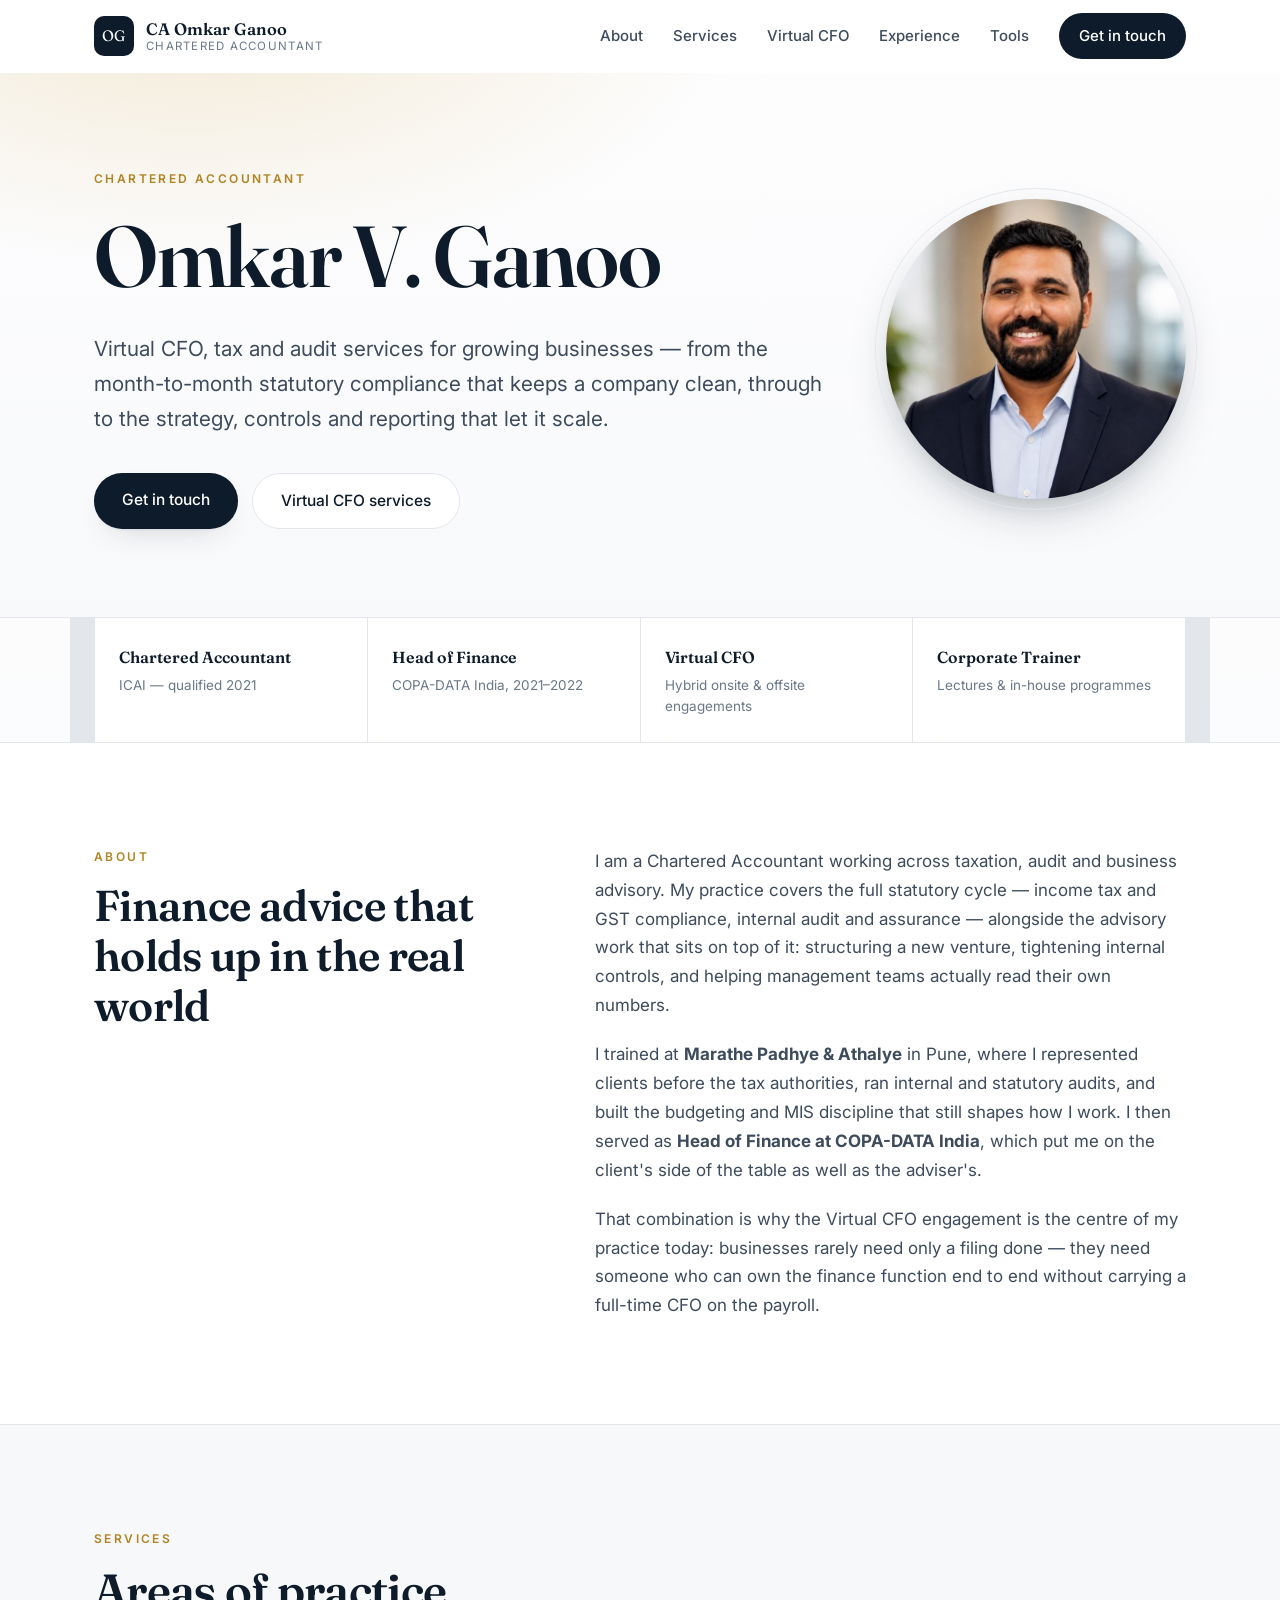
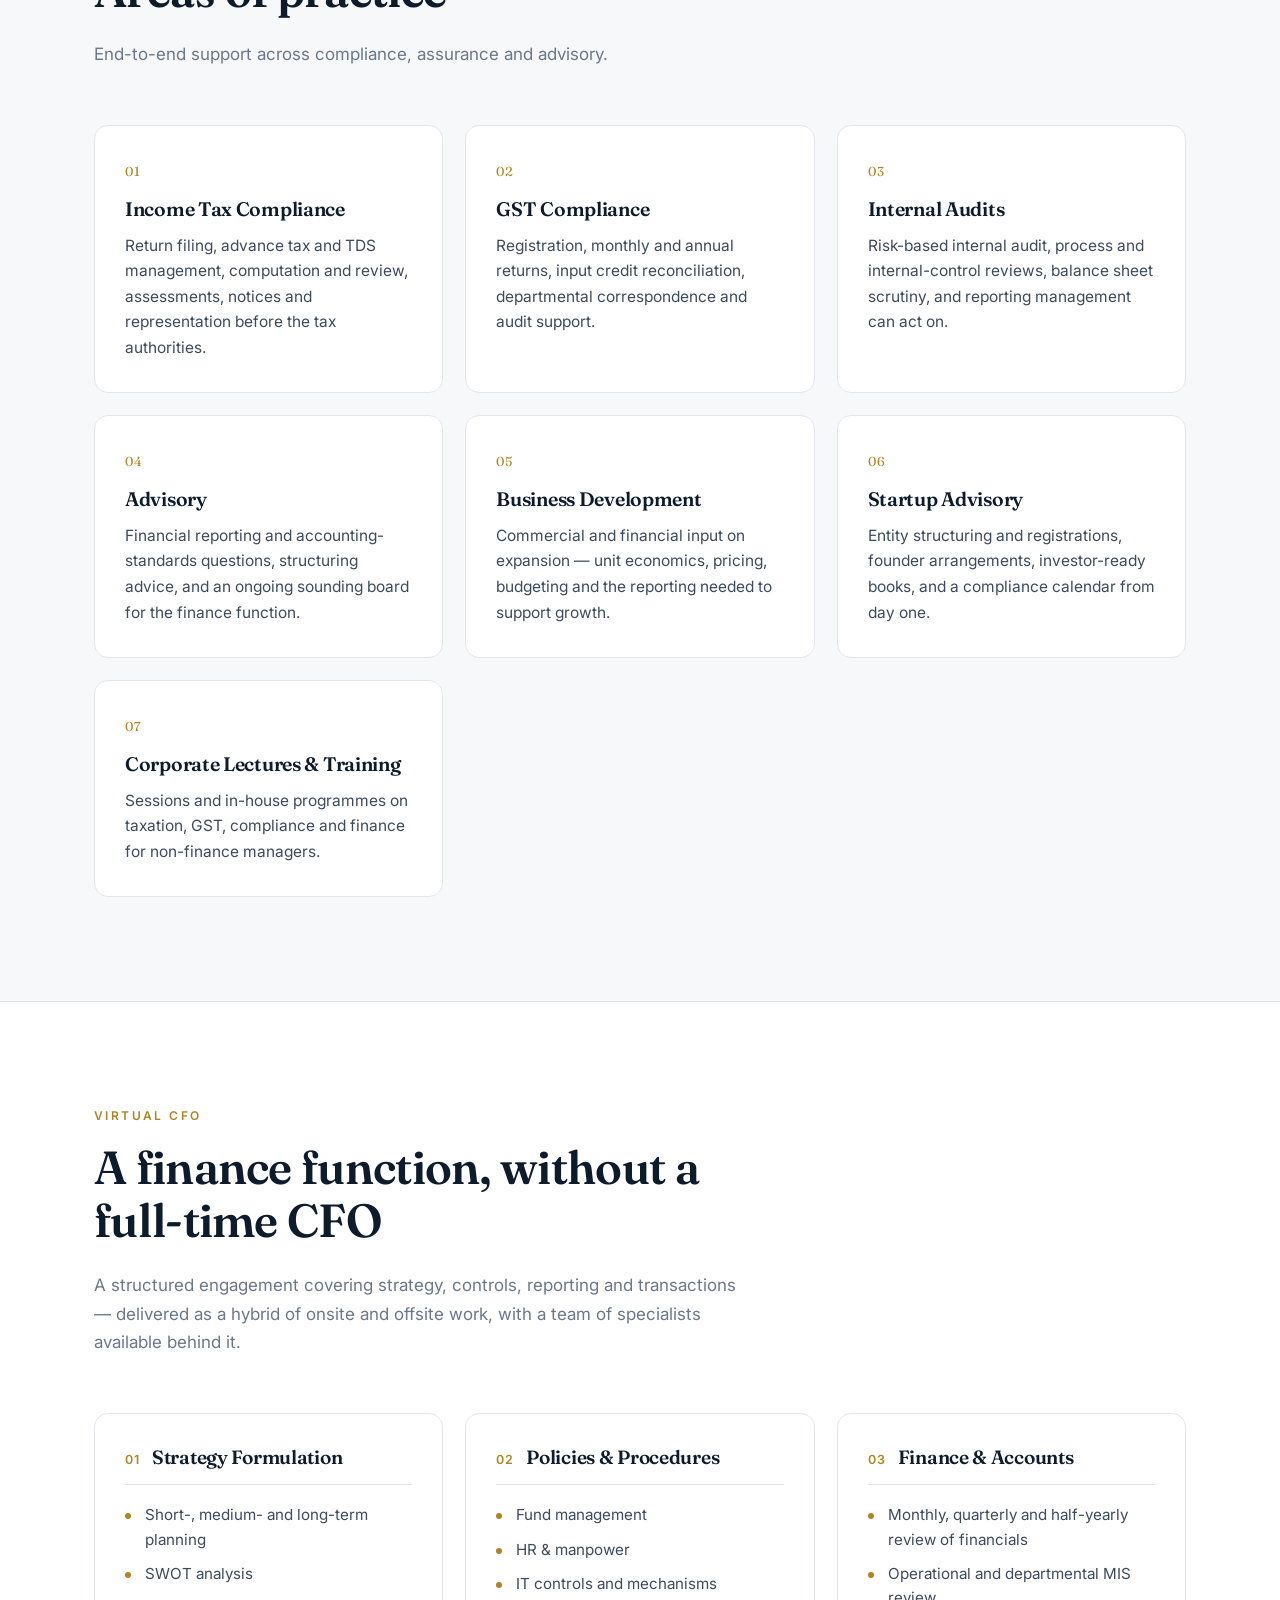
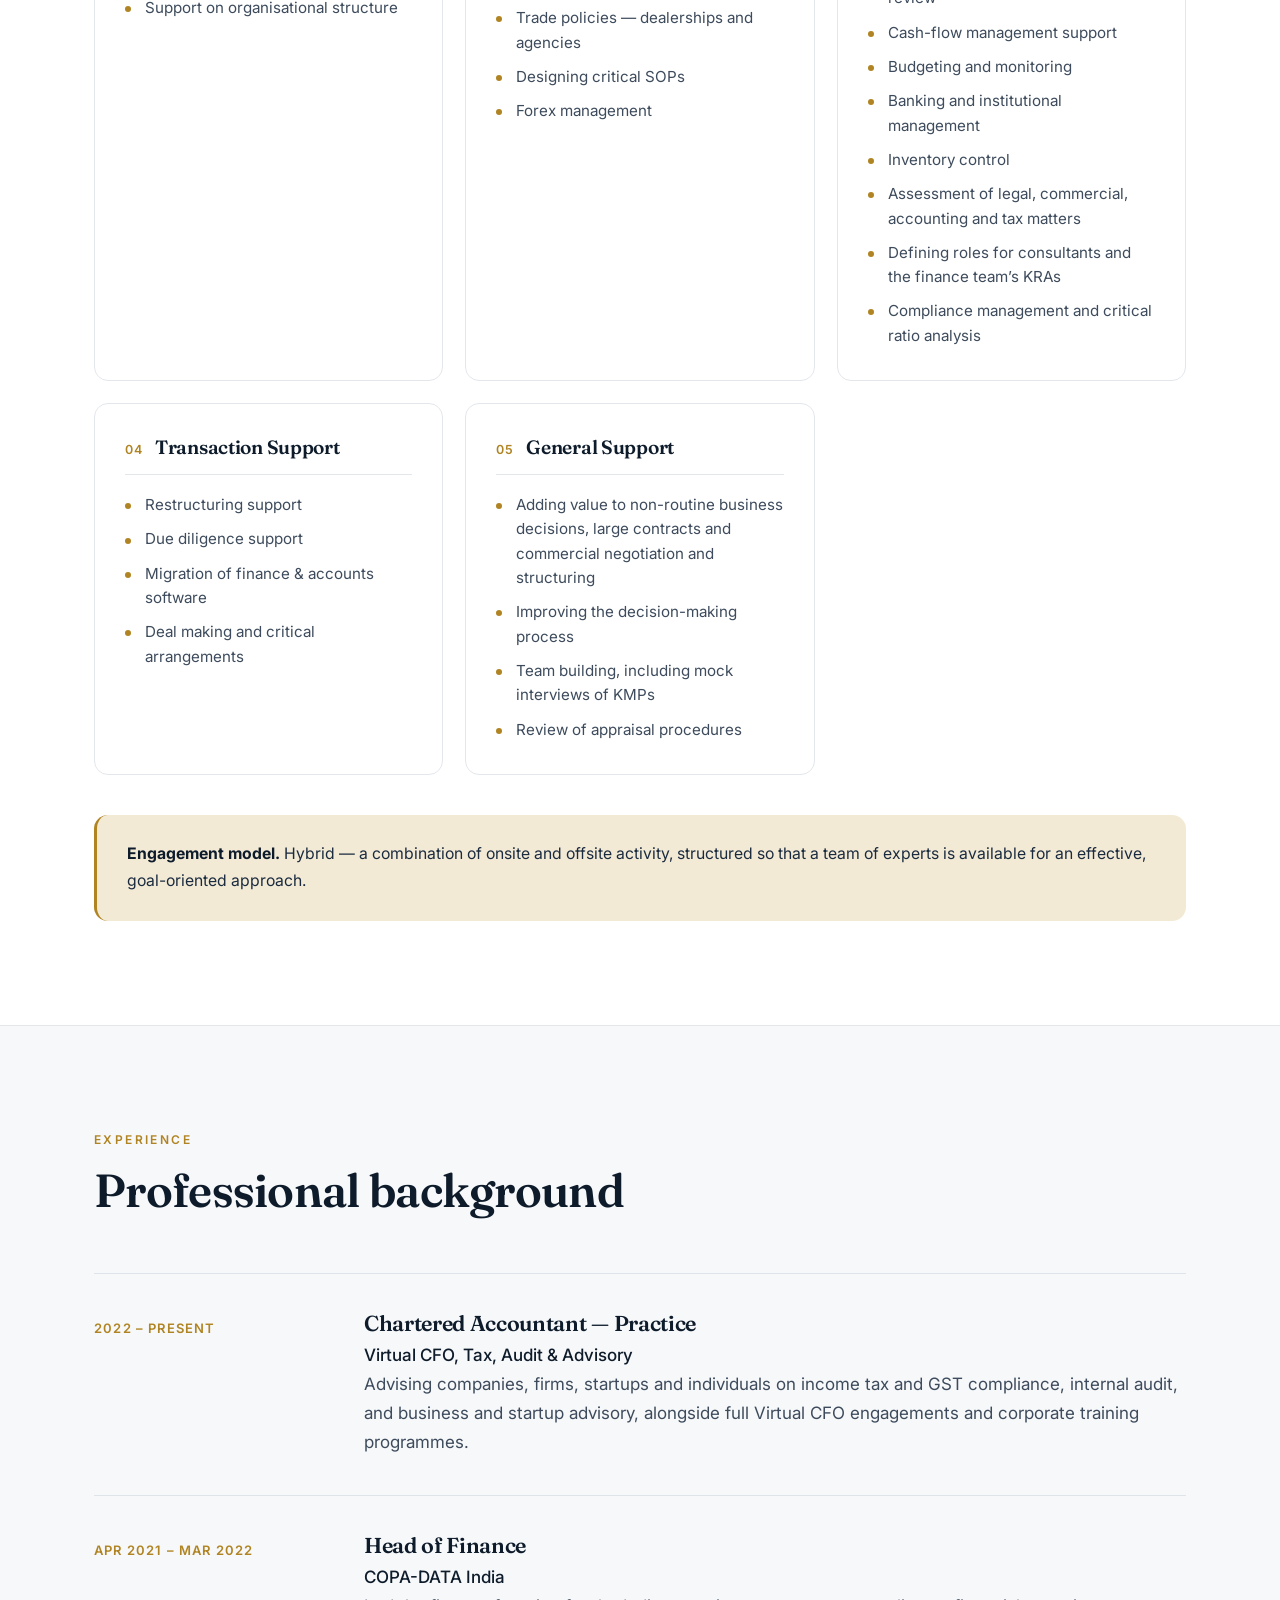
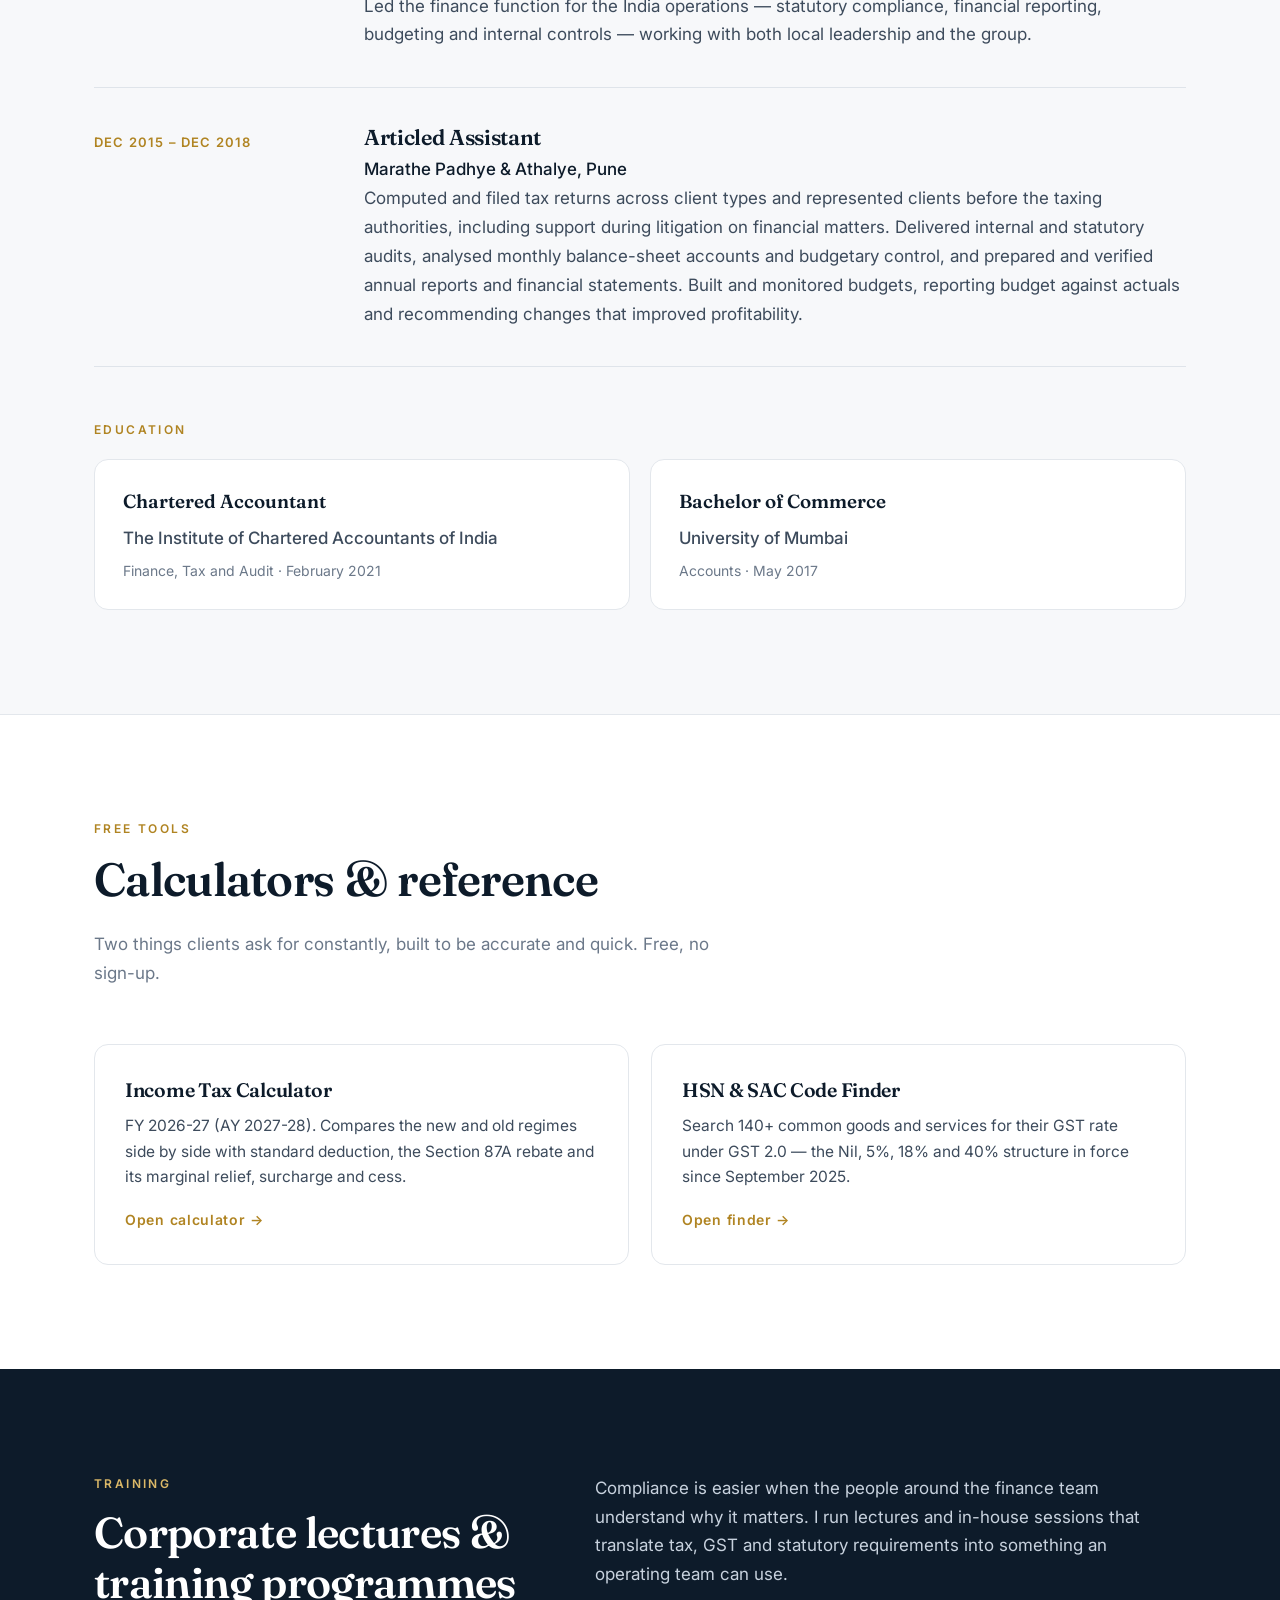
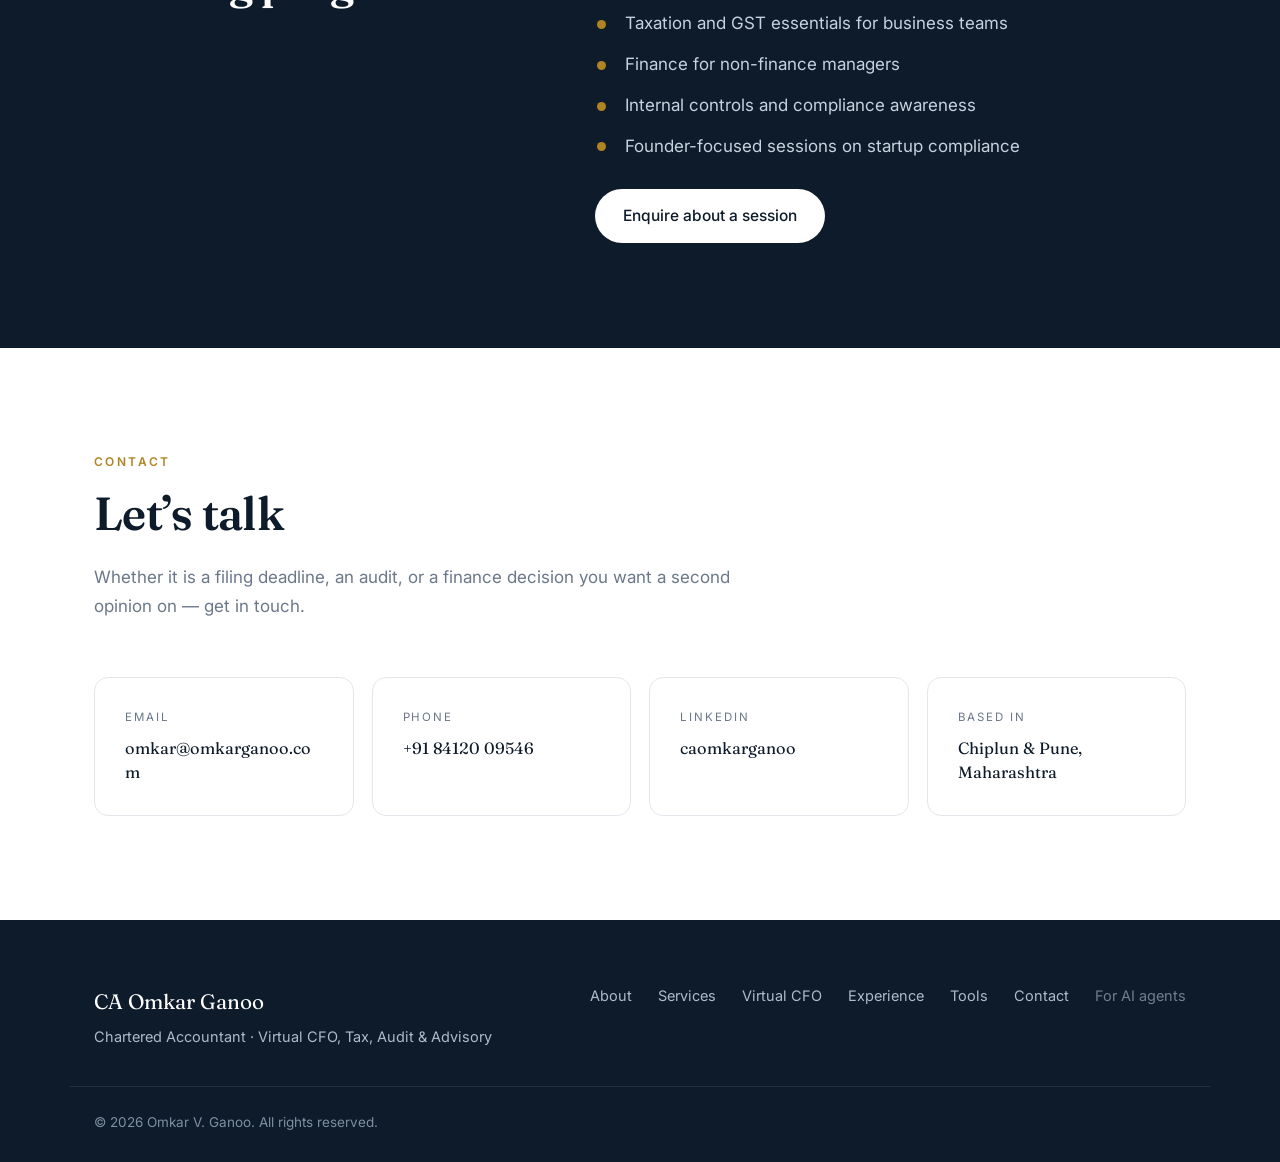
<file: index.html>
<!doctype html>
<html lang="en-IN">
<head>
<meta charset="utf-8" />
<meta name="viewport" content="width=device-width, initial-scale=1" />
<title>CA Omkar Ganoo — Chartered Accountant | Virtual CFO, Tax, Audit &amp; Advisory</title>
<meta name="description" content="Chartered Accountant offering Virtual CFO services, income tax and GST compliance, internal audit, and startup and business advisory across India." />
<meta name="author" content="CA Omkar Ganoo" />
<meta property="og:type" content="profile" />
<meta property="og:title" content="CA Omkar Ganoo — Chartered Accountant" />
<meta property="og:description" content="Virtual CFO services, income tax &amp; GST compliance, internal audit, startup and business advisory, corporate training." />
<meta property="og:image" content="https://omkar-ganoo-ca.vercel.app/assets/og.jpg" />
<meta property="og:image:width" content="1200" />
<meta property="og:image:height" content="630" />
<meta name="twitter:card" content="summary_large_image" />
<link rel="canonical" href="https://omkar-ganoo-ca.vercel.app/" />
<meta name="robots" content="index, follow, max-snippet:-1, max-image-preview:large" />
<meta name="theme-color" content="#0d1b2a" />
<meta name="geo.region" content="IN-MH" />
<meta name="geo.placename" content="Chiplun, Maharashtra" />
<meta property="og:url" content="https://omkar-ganoo-ca.vercel.app/" />
<meta property="og:site_name" content="CA Omkar Ganoo" />
<meta property="og:locale" content="en_IN" />
<link rel="icon" href="/assets/favicon.svg" type="image/svg+xml" />
<link rel="preload" as="image" href="/assets/omkar-ganoo.jpg" />
<link rel="preconnect" href="https://fonts.googleapis.com" />
<link rel="preconnect" href="https://fonts.gstatic.com" crossorigin />
<link href="https://fonts.googleapis.com/css2?family=Fraunces:opsz,wght@9..144,400;9..144,600&family=Inter:wght@400;500;600&display=swap" rel="stylesheet" />
<link rel="stylesheet" href="/styles.css" />
<script type="application/ld+json">
{
  "@context": "https://schema.org",
  "@graph": [
    {
      "@type": "Person",
      "@id": "https://omkar-ganoo-ca.vercel.app/#person",
      "name": "Omkar V. Ganoo",
      "alternateName": ["CA Omkar Ganoo", "Omkar Ganoo"],
      "givenName": "Omkar",
      "familyName": "Ganoo",
      "jobTitle": "Chartered Accountant",
      "description": "Chartered Accountant offering Virtual CFO services, income tax and GST compliance, internal audit, startup and business advisory, and corporate finance training.",
      "image": "https://omkar-ganoo-ca.vercel.app/assets/omkar-ganoo.jpg",
      "url": "https://omkar-ganoo-ca.vercel.app/",
      "email": "mailto:omkar@omkarganoo.com",
      "telephone": "+91-84120-09546",
      "sameAs": ["https://www.linkedin.com/in/caomkarganoo"],
      "hasCredential": {
        "@type": "EducationalOccupationalCredential",
        "credentialCategory": "Professional Certification",
        "name": "Chartered Accountant",
        "recognizedBy": { "@type": "Organization", "name": "The Institute of Chartered Accountants of India" }
      },
      "alumniOf": [
        { "@type": "EducationalOrganization", "name": "The Institute of Chartered Accountants of India" },
        { "@type": "CollegeOrUniversity", "name": "University of Mumbai" }
      ],
      "knowsAbout": [
        "Income Tax Compliance", "Goods and Services Tax", "Internal Audit",
        "Virtual CFO Services", "Startup Advisory", "Financial Reporting",
        "Budgeting and MIS", "Corporate Training", "Due Diligence", "Cash Flow Management"
      ],
      "knowsLanguage": ["en", "mr", "hi"],
      "address": {
        "@type": "PostalAddress",
        "addressLocality": "Chiplun",
        "addressRegion": "Maharashtra",
        "addressCountry": "IN"
      },
      "worksFor": { "@id": "https://omkar-ganoo-ca.vercel.app/#practice" }
    },
    {
      "@type": "ProfessionalService",
      "@id": "https://omkar-ganoo-ca.vercel.app/#practice",
      "name": "CA Omkar Ganoo",
      "description": "Chartered Accountancy practice: Virtual CFO, income tax and GST compliance, internal audit, business and startup advisory, and corporate training.",
      "url": "https://omkar-ganoo-ca.vercel.app/",
      "image": "https://omkar-ganoo-ca.vercel.app/assets/og.jpg",
      "email": "mailto:omkar@omkarganoo.com",
      "telephone": "+91-84120-09546",
      "priceRange": "$$",
      "founder": { "@id": "https://omkar-ganoo-ca.vercel.app/#person" },
      "areaServed": { "@type": "Country", "name": "India" },
      "address": {
        "@type": "PostalAddress",
        "addressLocality": "Chiplun",
        "addressRegion": "Maharashtra",
        "addressCountry": "IN"
      },
      "hasOfferCatalog": {
        "@type": "OfferCatalog",
        "name": "Areas of practice",
        "itemListElement": [
          { "@type": "Offer", "itemOffered": { "@type": "Service", "name": "Income Tax Compliance", "description": "Return filing, advance tax and TDS management, assessments, notices and representation before the tax authorities." } },
          { "@type": "Offer", "itemOffered": { "@type": "Service", "name": "GST Compliance", "description": "Registration, monthly and annual returns, input credit reconciliation, departmental correspondence and audit support." } },
          { "@type": "Offer", "itemOffered": { "@type": "Service", "name": "Internal Audits", "description": "Risk-based internal audit, process and internal-control reviews, and balance sheet scrutiny." } },
          { "@type": "Offer", "itemOffered": { "@type": "Service", "name": "Advisory", "description": "Financial reporting and accounting-standards questions, structuring advice, and ongoing support for the finance function." } },
          { "@type": "Offer", "itemOffered": { "@type": "Service", "name": "Business Development", "description": "Unit economics, pricing, budgeting and the reporting needed to support growth." } },
          { "@type": "Offer", "itemOffered": { "@type": "Service", "name": "Startup Advisory", "description": "Entity structuring and registrations, founder arrangements, investor-ready books and a compliance calendar." } },
          { "@type": "Offer", "itemOffered": { "@type": "Service", "name": "Virtual CFO", "description": "Strategy formulation, policies and procedures, finance and accounts oversight, transaction support and general management support, delivered as a hybrid onsite and offsite engagement." } },
          { "@type": "Offer", "itemOffered": { "@type": "Service", "name": "Corporate Lectures and Training", "description": "Lectures and in-house programmes on taxation, GST, compliance and finance for non-finance managers." } }
        ]
      }
    },
    {
      "@type": "WebSite",
      "@id": "https://omkar-ganoo-ca.vercel.app/#website",
      "url": "https://omkar-ganoo-ca.vercel.app/",
      "name": "CA Omkar Ganoo",
      "inLanguage": "en-IN",
      "publisher": { "@id": "https://omkar-ganoo-ca.vercel.app/#person" }
    }
  ]
}
</script>
</head>
<body>

<a class="skip" href="#main">Skip to content</a>

<header class="nav" id="nav">
  <div class="wrap nav-inner">
    <a class="brand" href="#top">
      <span class="brand-mark">OG</span>
      <span class="brand-text"><strong>CA Omkar Ganoo</strong><em>Chartered Accountant</em></span>
    </a>
    <nav class="nav-links" id="navLinks" aria-label="Primary">
      <a href="#about">About</a>
      <a href="#services">Services</a>
      <a href="#cfo">Virtual CFO</a>
      <a href="#experience">Experience</a>
      <a href="#tools">Tools</a>
      <a href="#contact" class="nav-cta">Get in touch</a>
    </nav>
    <button class="burger" id="burger" aria-label="Open menu" aria-expanded="false" aria-controls="navLinks">
      <span></span><span></span><span></span>
    </button>
  </div>
</header>

<main id="main">

  <section class="hero" id="top">
    <div class="wrap hero-inner">
      <div class="hero-text">
        <p class="eyebrow reveal">Chartered Accountant</p>
        <h1 class="reveal">Omkar V. Ganoo</h1>
        <p class="lede reveal">
          Virtual CFO, tax and audit services for growing businesses — from the
          month-to-month statutory compliance that keeps a company clean, through to
          the strategy, controls and reporting that let it scale.
        </p>
        <div class="hero-actions reveal">
          <a class="btn btn-primary" href="#contact">Get in touch</a>
          <a class="btn btn-ghost" href="#cfo">Virtual CFO services</a>
        </div>
      </div>
      <figure class="hero-portrait reveal">
        <img src="/assets/omkar-ganoo.jpg" width="400" height="400"
             alt="CA Omkar Ganoo, Chartered Accountant" />
      </figure>
    </div>
    <div class="credbar">
      <div class="wrap credbar-inner">
        <div class="cred"><strong>Chartered Accountant</strong><span>ICAI &mdash; qualified 2021</span></div>
        <div class="cred"><strong>Head of Finance</strong><span>COPA-DATA India, 2021&ndash;2022</span></div>
        <div class="cred"><strong>Virtual CFO</strong><span>Hybrid onsite &amp; offsite engagements</span></div>
        <div class="cred"><strong>Corporate Trainer</strong><span>Lectures &amp; in-house programmes</span></div>
      </div>
    </div>
  </section>

  <section class="section" id="about">
    <div class="wrap grid-2">
      <div class="reveal">
        <p class="kicker">About</p>
        <h2>Finance advice that holds up in the real world</h2>
      </div>
      <div class="prose reveal">
        <p>
          I am a Chartered Accountant working across taxation, audit and business
          advisory. My practice covers the full statutory cycle &mdash; income tax and
          GST compliance, internal audit and assurance &mdash; alongside the advisory
          work that sits on top of it: structuring a new venture, tightening internal
          controls, and helping management teams actually read their own numbers.
        </p>
        <p>
          I trained at <strong>Marathe Padhye &amp; Athalye</strong> in Pune, where I
          represented clients before the tax authorities, ran internal and statutory
          audits, and built the budgeting and MIS discipline that still shapes how I
          work. I then served as <strong>Head of Finance at COPA-DATA India</strong>,
          which put me on the client's side of the table as well as the adviser's.
        </p>
        <p>
          That combination is why the Virtual CFO engagement is the centre of my
          practice today: businesses rarely need only a filing done &mdash; they need
          someone who can own the finance function end to end without carrying a
          full-time CFO on the payroll.
        </p>
      </div>
    </div>
  </section>

  <section class="section section-alt" id="services">
    <div class="wrap">
      <div class="section-head reveal">
        <p class="kicker">Services</p>
        <h2>Areas of practice</h2>
        <p class="sub">End-to-end support across compliance, assurance and advisory.</p>
      </div>
      <div class="cards">

        <article class="card reveal">
          <span class="card-num">01</span>
          <h3>Income Tax Compliance</h3>
          <p>Return filing, advance tax and TDS management, computation and review,
             assessments, notices and representation before the tax authorities.</p>
        </article>

        <article class="card reveal">
          <span class="card-num">02</span>
          <h3>GST Compliance</h3>
          <p>Registration, monthly and annual returns, input credit reconciliation,
             departmental correspondence and audit support.</p>
        </article>

        <article class="card reveal">
          <span class="card-num">03</span>
          <h3>Internal Audits</h3>
          <p>Risk-based internal audit, process and internal-control reviews, balance
             sheet scrutiny, and reporting management can act on.</p>
        </article>

        <article class="card reveal">
          <span class="card-num">04</span>
          <h3>Advisory</h3>
          <p>Financial reporting and accounting-standards questions, structuring advice,
             and an ongoing sounding board for the finance function.</p>
        </article>

        <article class="card reveal">
          <span class="card-num">05</span>
          <h3>Business Development</h3>
          <p>Commercial and financial input on expansion &mdash; unit economics, pricing,
             budgeting and the reporting needed to support growth.</p>
        </article>

        <article class="card reveal">
          <span class="card-num">06</span>
          <h3>Startup Advisory</h3>
          <p>Entity structuring and registrations, founder arrangements, investor-ready
             books, and a compliance calendar from day one.</p>
        </article>

        <article class="card reveal">
          <span class="card-num">07</span>
          <h3>Corporate Lectures &amp; Training</h3>
          <p>Sessions and in-house programmes on taxation, GST, compliance and finance
             for non-finance managers.</p>
        </article>

      </div>
    </div>
  </section>

  <section class="section" id="cfo">
    <div class="wrap">
      <div class="section-head reveal">
        <p class="kicker">Virtual CFO</p>
        <h2>A finance function, without a full-time CFO</h2>
        <p class="sub">
          A structured engagement covering strategy, controls, reporting and
          transactions &mdash; delivered as a hybrid of onsite and offsite work, with a
          team of specialists available behind it.
        </p>
      </div>

      <div class="pillars">

        <article class="pillar reveal">
          <h3><span>01</span> Strategy Formulation</h3>
          <ul>
            <li>Short-, medium- and long-term planning</li>
            <li>SWOT analysis</li>
            <li>Support on organisational structure</li>
          </ul>
        </article>

        <article class="pillar reveal">
          <h3><span>02</span> Policies &amp; Procedures</h3>
          <ul>
            <li>Fund management</li>
            <li>HR &amp; manpower</li>
            <li>IT controls and mechanisms</li>
            <li>Trade policies &mdash; dealerships and agencies</li>
            <li>Designing critical SOPs</li>
            <li>Forex management</li>
          </ul>
        </article>

        <article class="pillar reveal">
          <h3><span>03</span> Finance &amp; Accounts</h3>
          <ul>
            <li>Monthly, quarterly and half-yearly review of financials</li>
            <li>Operational and departmental MIS review</li>
            <li>Cash-flow management support</li>
            <li>Budgeting and monitoring</li>
            <li>Banking and institutional management</li>
            <li>Inventory control</li>
            <li>Assessment of legal, commercial, accounting and tax matters</li>
            <li>Defining roles for consultants and the finance team&rsquo;s KRAs</li>
            <li>Compliance management and critical ratio analysis</li>
          </ul>
        </article>

        <article class="pillar reveal">
          <h3><span>04</span> Transaction Support</h3>
          <ul>
            <li>Restructuring support</li>
            <li>Due diligence support</li>
            <li>Migration of finance &amp; accounts software</li>
            <li>Deal making and critical arrangements</li>
          </ul>
        </article>

        <article class="pillar reveal">
          <h3><span>05</span> General Support</h3>
          <ul>
            <li>Adding value to non-routine business decisions, large contracts and
                commercial negotiation and structuring</li>
            <li>Improving the decision-making process</li>
            <li>Team building, including mock interviews of KMPs</li>
            <li>Review of appraisal procedures</li>
          </ul>
        </article>

      </div>

      <p class="note reveal">
        <strong>Engagement model.</strong> Hybrid &mdash; a combination of onsite and
        offsite activity, structured so that a team of experts is available for an
        effective, goal-oriented approach.
      </p>
    </div>
  </section>

  <section class="section section-alt" id="experience">
    <div class="wrap">
      <div class="section-head reveal">
        <p class="kicker">Experience</p>
        <h2>Professional background</h2>
      </div>
      <ol class="timeline">

        <li class="reveal">
          <div class="t-when">2022 &ndash; Present</div>
          <div class="t-what">
            <h3>Chartered Accountant &mdash; Practice</h3>
            <p class="t-org">Virtual CFO, Tax, Audit &amp; Advisory</p>
            <p>Advising companies, firms, startups and individuals on income tax and GST
               compliance, internal audit, and business and startup advisory, alongside
               full Virtual CFO engagements and corporate training programmes.</p>
          </div>
        </li>

        <li class="reveal">
          <div class="t-when">Apr 2021 &ndash; Mar 2022</div>
          <div class="t-what">
            <h3>Head of Finance</h3>
            <p class="t-org">COPA-DATA India</p>
            <p>Led the finance function for the India operations &mdash; statutory
               compliance, financial reporting, budgeting and internal controls &mdash;
               working with both local leadership and the group.</p>
          </div>
        </li>

        <li class="reveal">
          <div class="t-when">Dec 2015 &ndash; Dec 2018</div>
          <div class="t-what">
            <h3>Articled Assistant</h3>
            <p class="t-org">Marathe Padhye &amp; Athalye, Pune</p>
            <p>Computed and filed tax returns across client types and represented clients
               before the taxing authorities, including support during litigation on
               financial matters. Delivered internal and statutory audits, analysed
               monthly balance-sheet accounts and budgetary control, and prepared and
               verified annual reports and financial statements. Built and monitored
               budgets, reporting budget against actuals and recommending changes that
               improved profitability.</p>
          </div>
        </li>

      </ol>

      <div class="edu reveal">
        <h3 class="edu-head">Education</h3>
        <div class="edu-grid">
          <div class="edu-item">
            <p class="e-deg">Chartered Accountant</p>
            <p class="e-org">The Institute of Chartered Accountants of India</p>
            <p class="e-meta">Finance, Tax and Audit &middot; February 2021</p>
          </div>
          <div class="edu-item">
            <p class="e-deg">Bachelor of Commerce</p>
            <p class="e-org">University of Mumbai</p>
            <p class="e-meta">Accounts &middot; May 2017</p>
          </div>
        </div>
      </div>
    </div>
  </section>

  <section class="section" id="tools">
    <div class="wrap">
      <div class="section-head reveal">
        <p class="kicker">Free tools</p>
        <h2>Calculators &amp; reference</h2>
        <p class="sub">Two things clients ask for constantly, built to be accurate and
          quick. Free, no sign-up.</p>
      </div>
      <div class="cards">

        <a class="card tool-card reveal" href="/tools/income-tax-calculator">
          <h3>Income Tax Calculator</h3>
          <p>FY 2026-27 (AY 2027-28). Compares the new and old regimes side by side with
             standard deduction, the Section 87A rebate and its marginal relief, surcharge
             and cess.</p>
          <span class="card-go">Open calculator &rarr;</span>
        </a>

        <a class="card tool-card reveal" href="/tools/hsn-finder">
          <h3>HSN &amp; SAC Code Finder</h3>
          <p>Search 140+ common goods and services for their GST rate under GST 2.0 — the
             Nil, 5%, 18% and 40% structure in force since September 2025.</p>
          <span class="card-go">Open finder &rarr;</span>
        </a>

      </div>
    </div>
  </section>

  <section class="section section-dark" id="speaking">
    <div class="wrap grid-2">
      <div class="reveal">
        <p class="kicker">Training</p>
        <h2>Corporate lectures &amp; training programmes</h2>
      </div>
      <div class="prose reveal">
        <p>
          Compliance is easier when the people around the finance team understand why it
          matters. I run lectures and in-house sessions that translate tax, GST and
          statutory requirements into something an operating team can use.
        </p>
        <ul class="ticks">
          <li>Taxation and GST essentials for business teams</li>
          <li>Finance for non-finance managers</li>
          <li>Internal controls and compliance awareness</li>
          <li>Founder-focused sessions on startup compliance</li>
        </ul>
        <p><a class="btn btn-light" href="#contact">Enquire about a session</a></p>
      </div>
    </div>
  </section>

  <section class="section" id="contact">
    <div class="wrap">
      <div class="section-head reveal">
        <p class="kicker">Contact</p>
        <h2>Let&rsquo;s talk</h2>
        <p class="sub">Whether it is a filing deadline, an audit, or a finance decision you
          want a second opinion on &mdash; get in touch.</p>
      </div>
      <div class="contact-grid reveal">

        <a class="contact-card" href="mailto:omkar@omkarganoo.com">
          <span class="c-label">Email</span>
          <span class="c-value">omkar@omkarganoo.com</span>
        </a>

        <a class="contact-card" href="tel:+918412009546">
          <span class="c-label">Phone</span>
          <span class="c-value">+91 84120 09546</span>
        </a>

        <a class="contact-card" href="https://www.linkedin.com/in/caomkarganoo"
           target="_blank" rel="noopener noreferrer">
          <span class="c-label">LinkedIn</span>
          <span class="c-value">caomkarganoo</span>
        </a>

        <div class="contact-card">
          <span class="c-label">Based in</span>
          <span class="c-value">Chiplun &amp; Pune, Maharashtra</span>
        </div>

      </div>
    </div>
  </section>

</main>

<footer class="footer">
  <div class="wrap footer-inner">
    <div>
      <p class="f-name">CA Omkar Ganoo</p>
      <p class="f-role">Chartered Accountant &middot; Virtual CFO, Tax, Audit &amp; Advisory</p>
    </div>
    <nav class="f-links" aria-label="Footer">
      <a href="#about">About</a>
      <a href="#services">Services</a>
      <a href="#cfo">Virtual CFO</a>
      <a href="#experience">Experience</a>
      <a href="#tools">Tools</a>
      <a href="#contact">Contact</a>
      <a href="/llms.txt" class="f-agent">For AI agents</a>
    </nav>
  </div>
  <div class="wrap footer-base">
    <p>&copy; <span id="year"></span> Omkar V. Ganoo. All rights reserved.</p>
  </div>
</footer>

<script src="/script.js"></script>
</body>
</html>
</file>
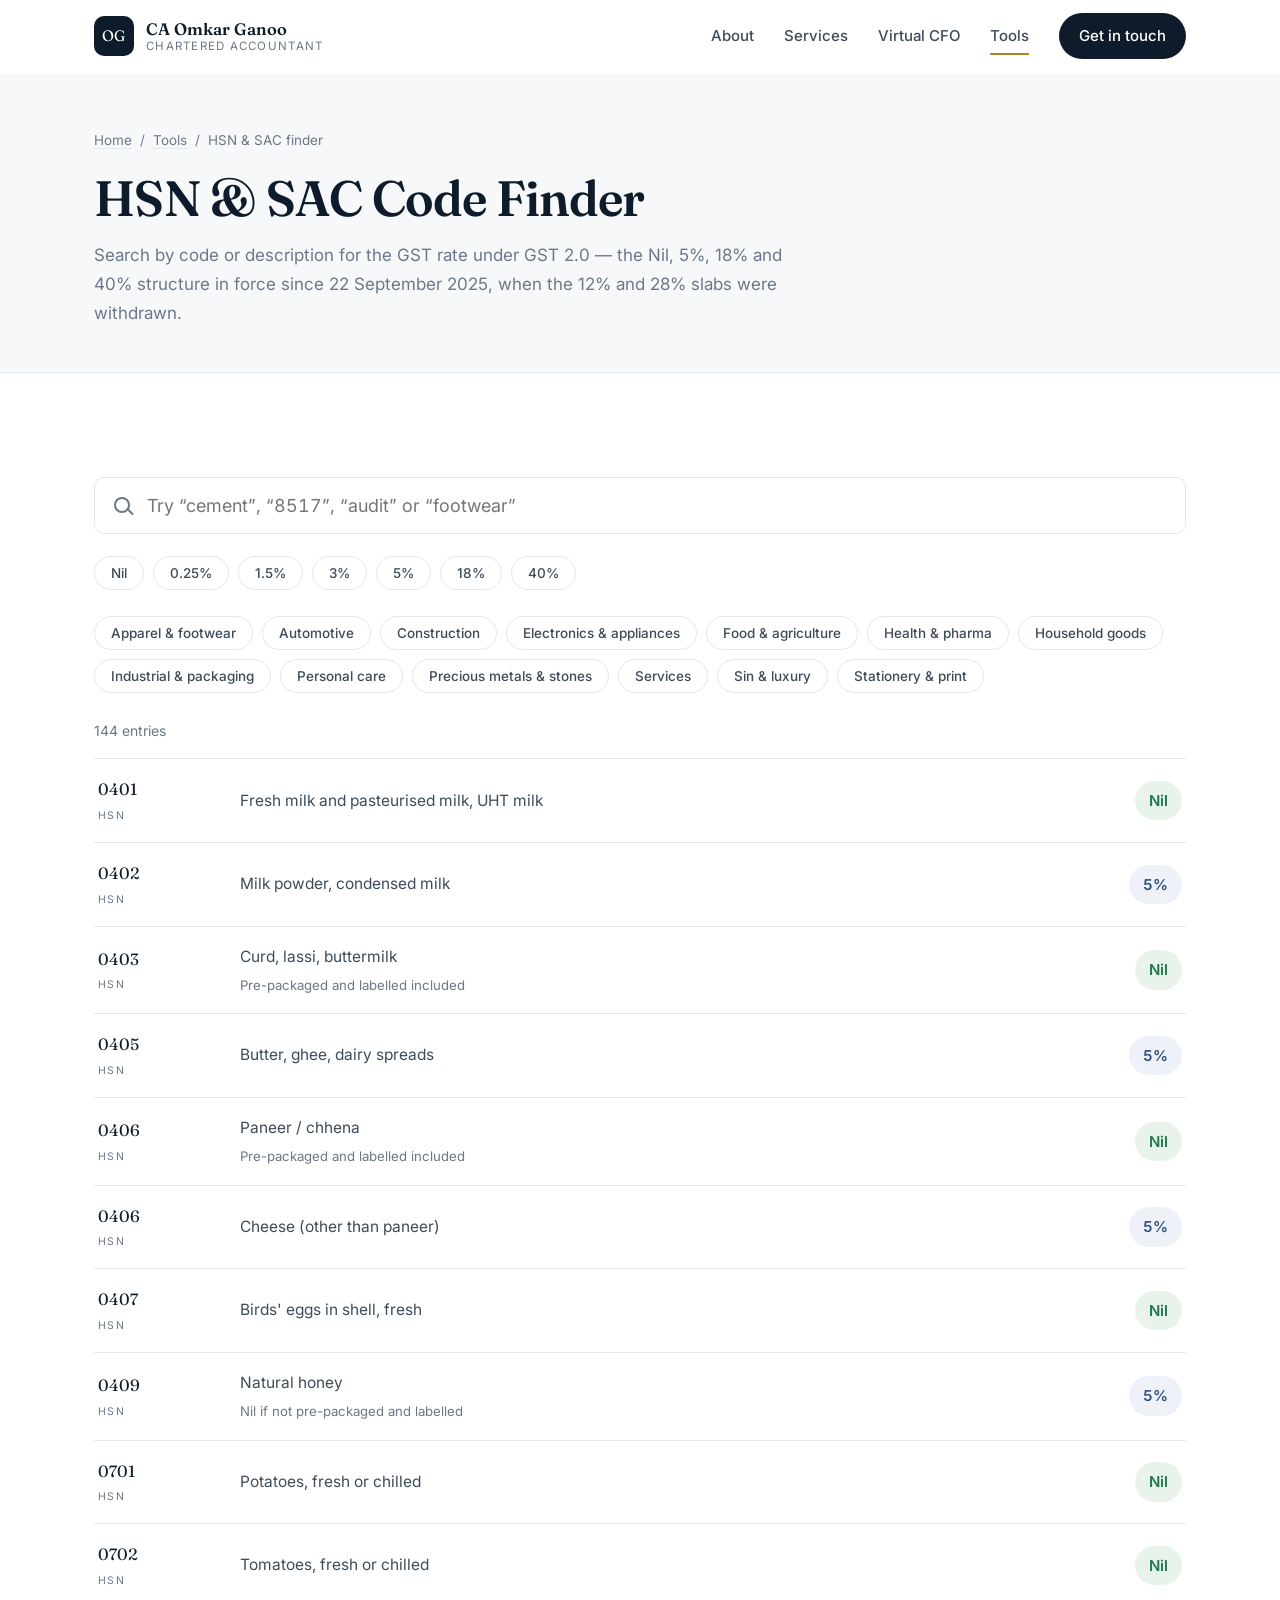
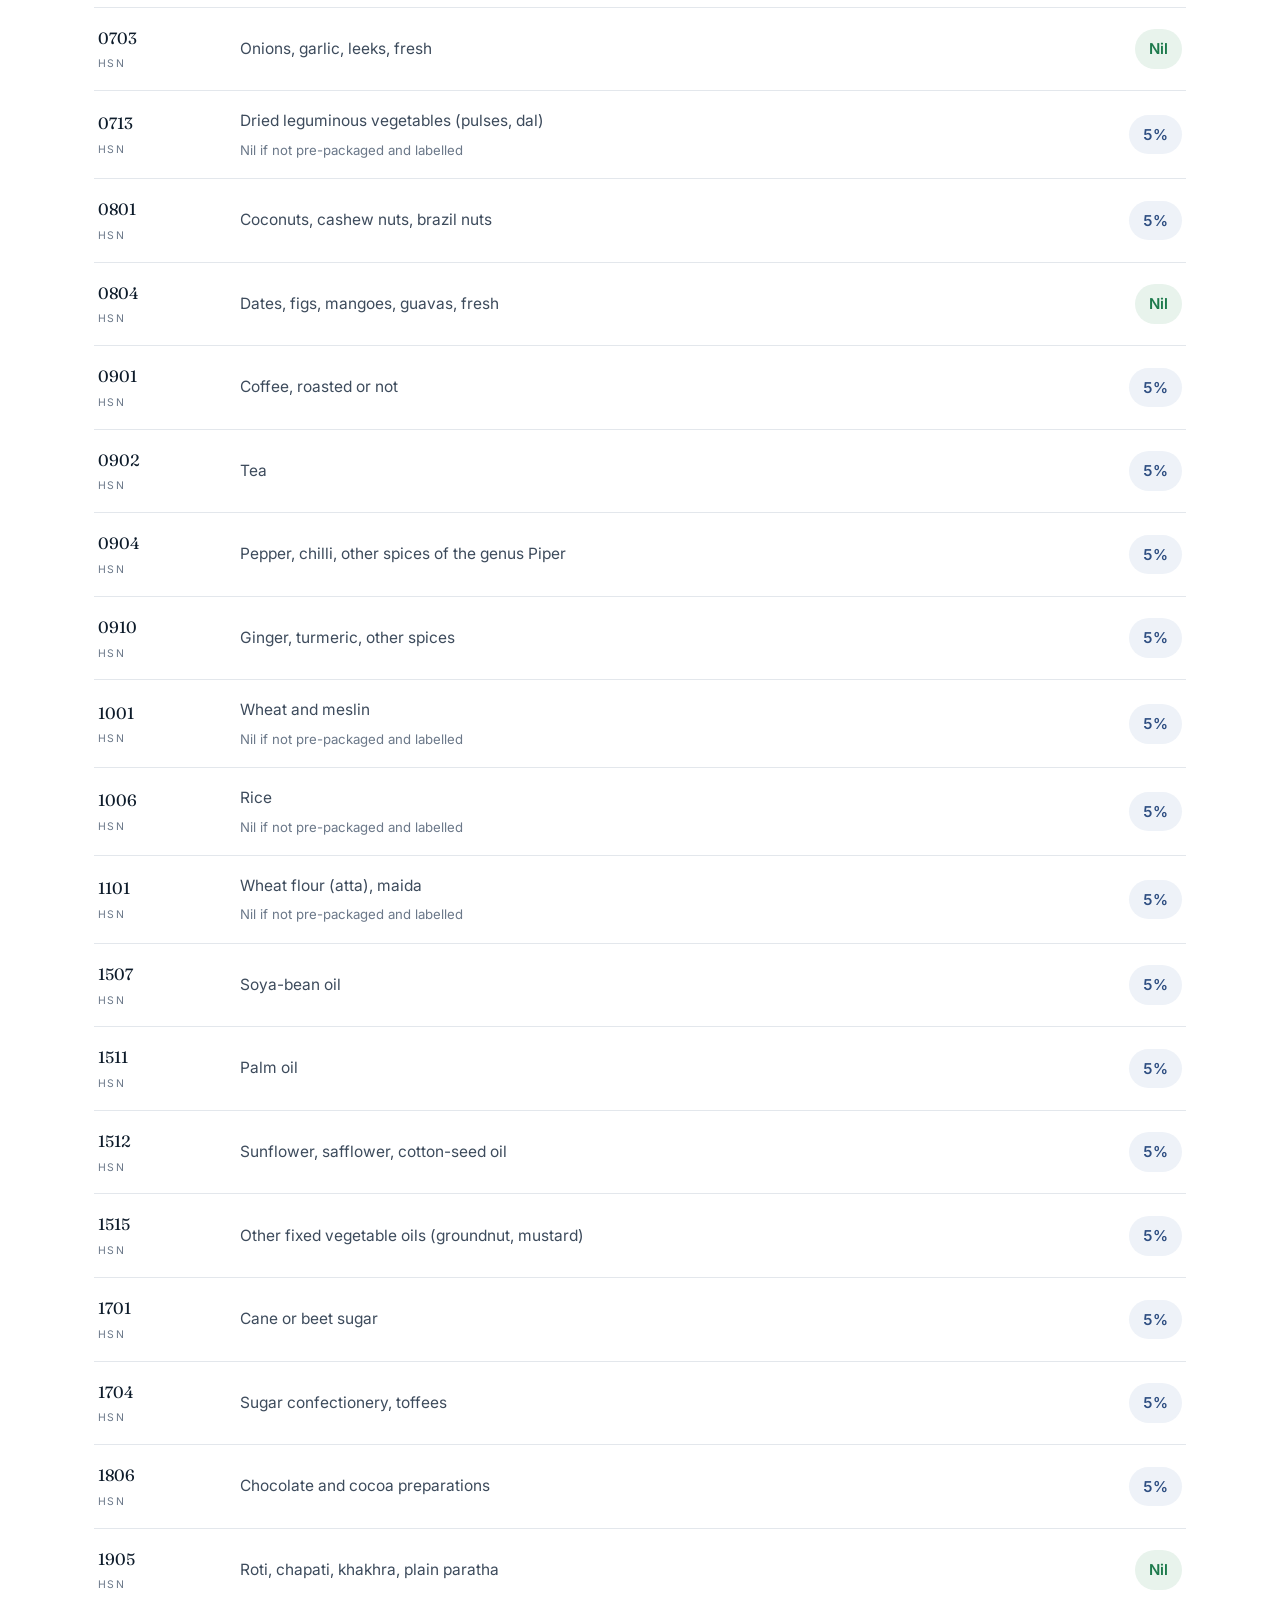
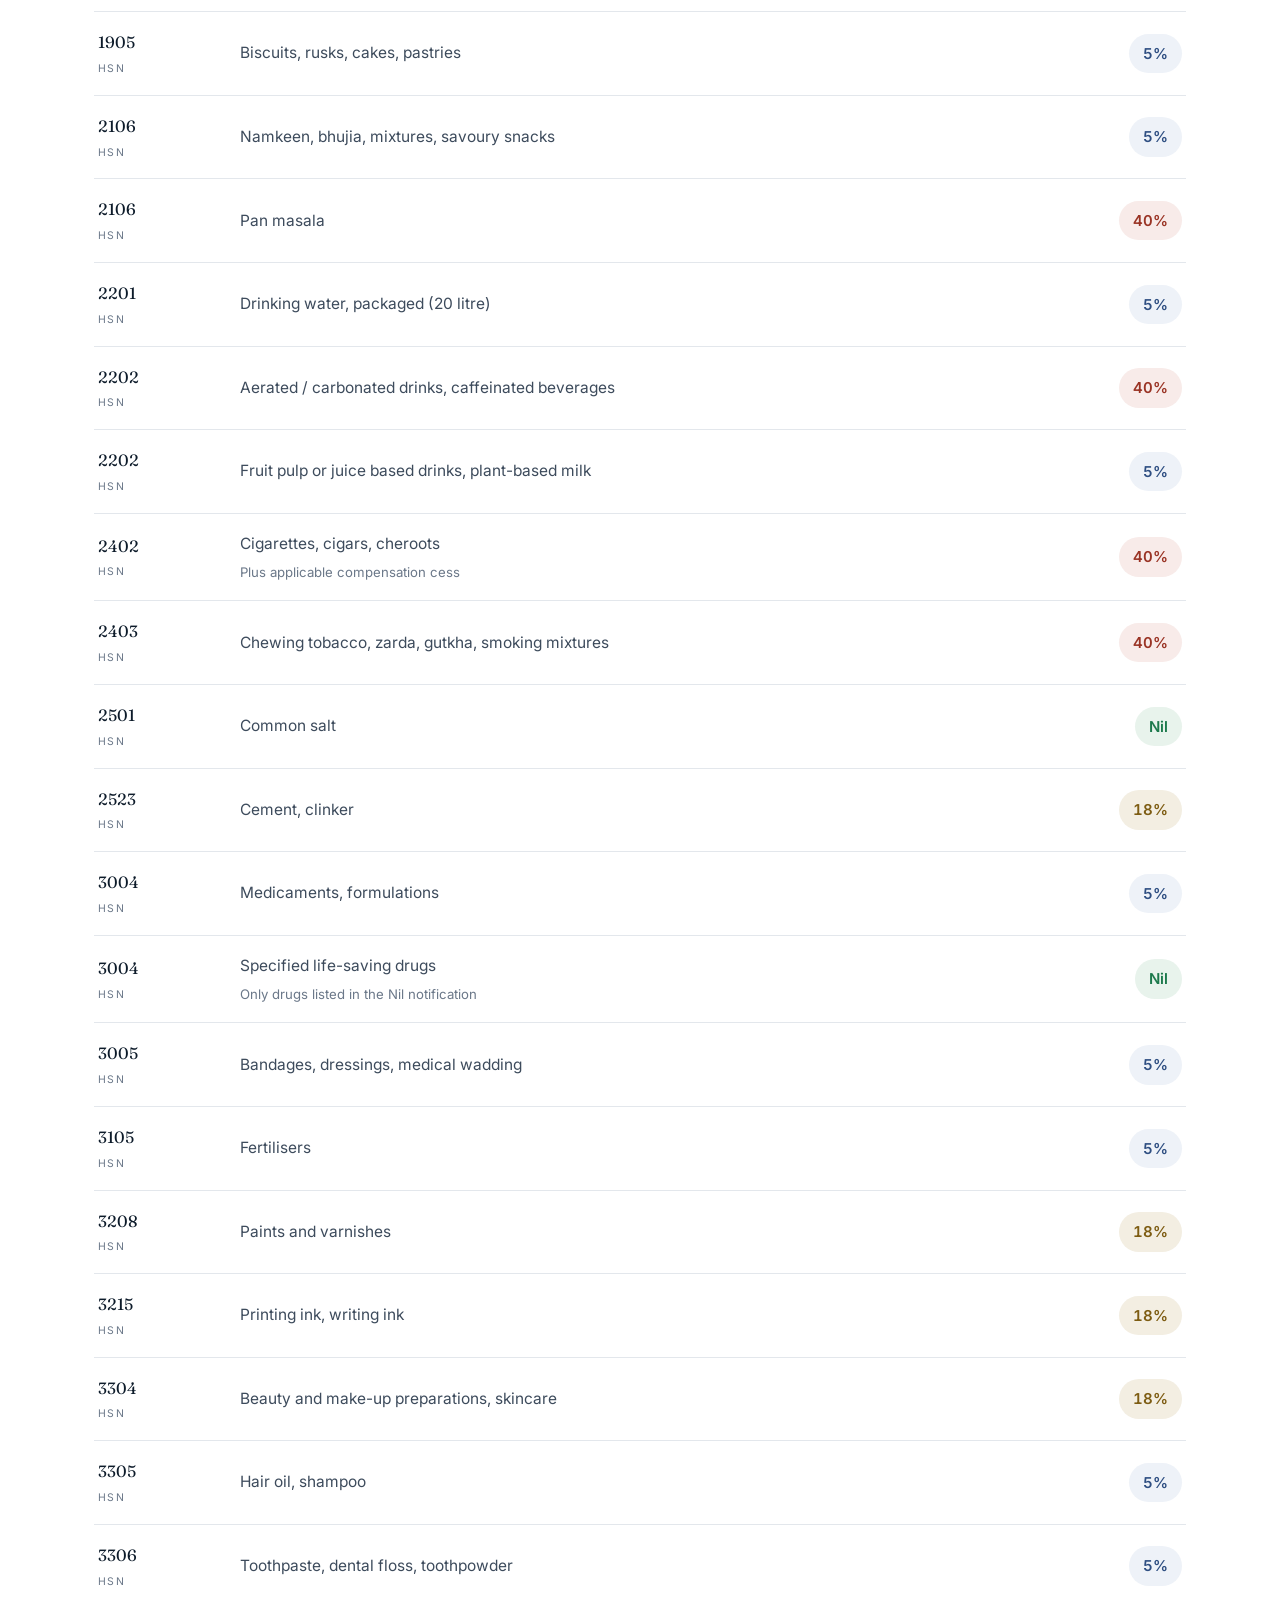
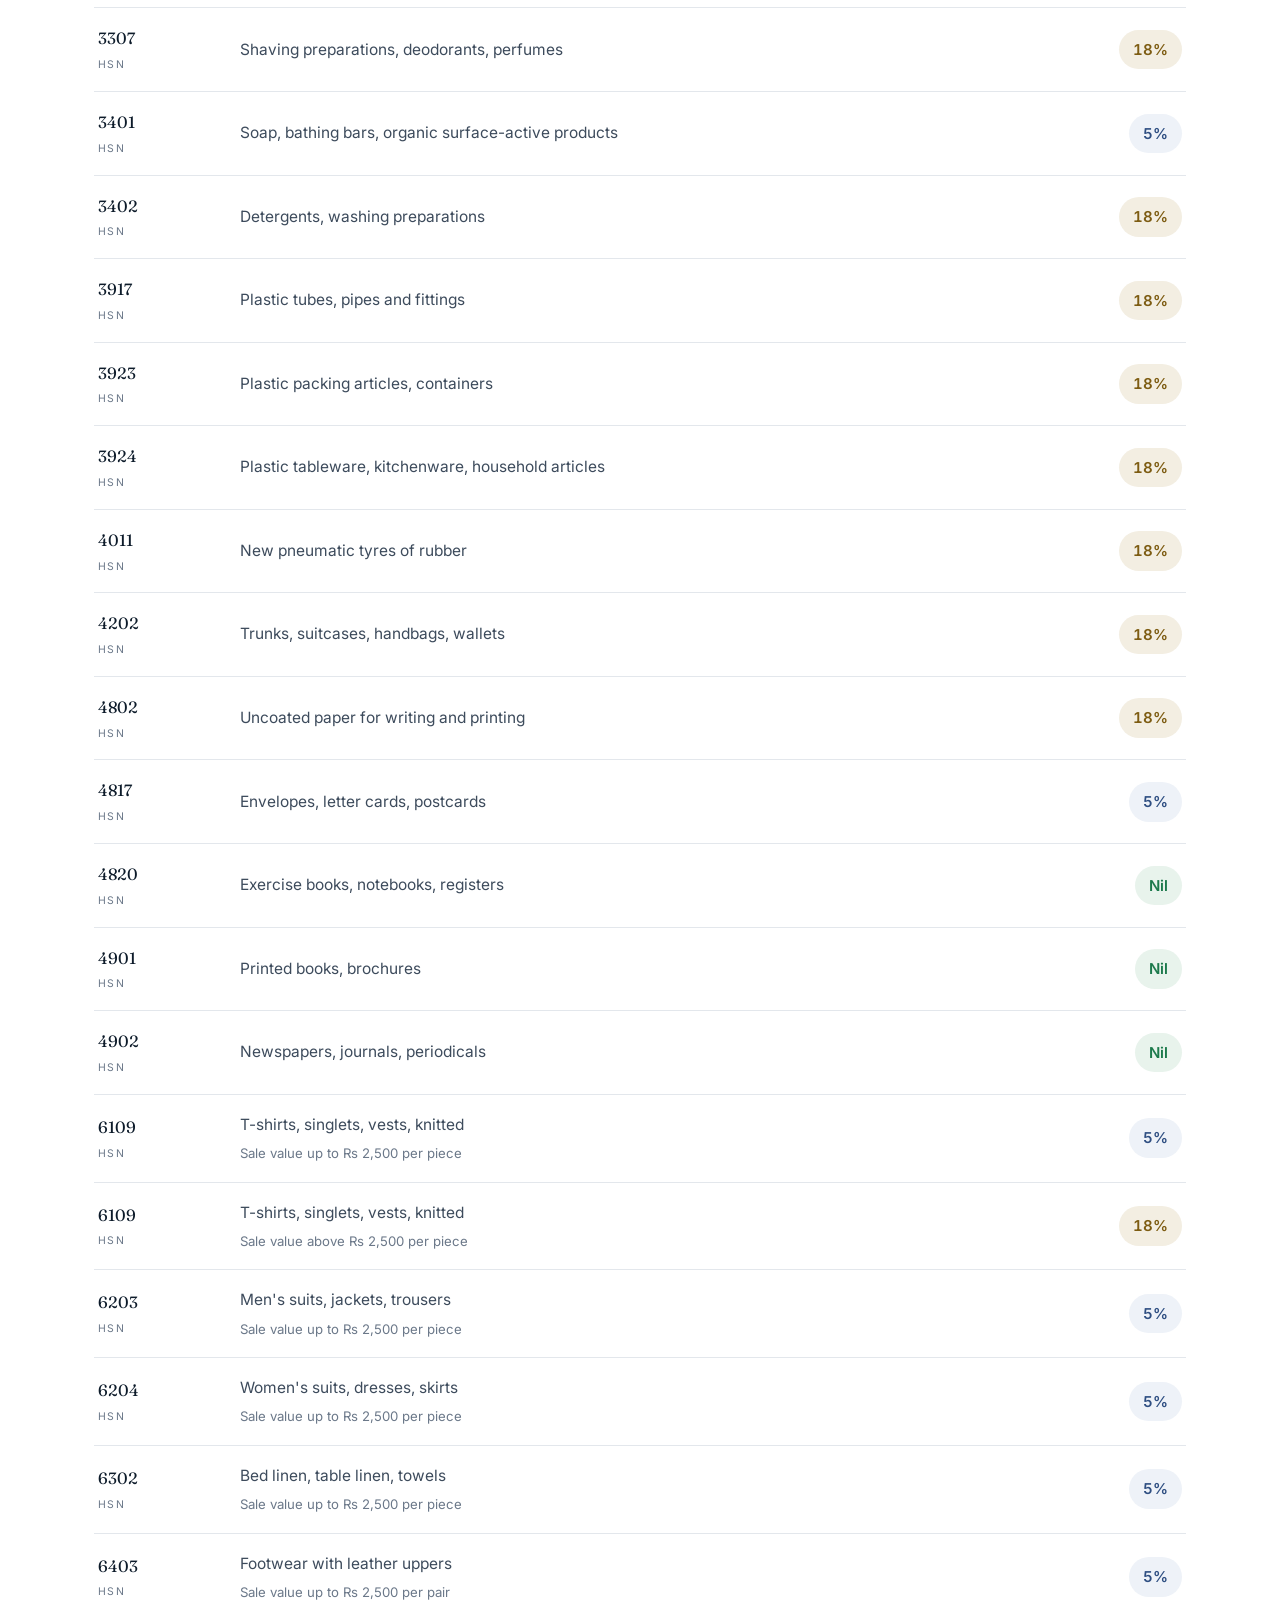
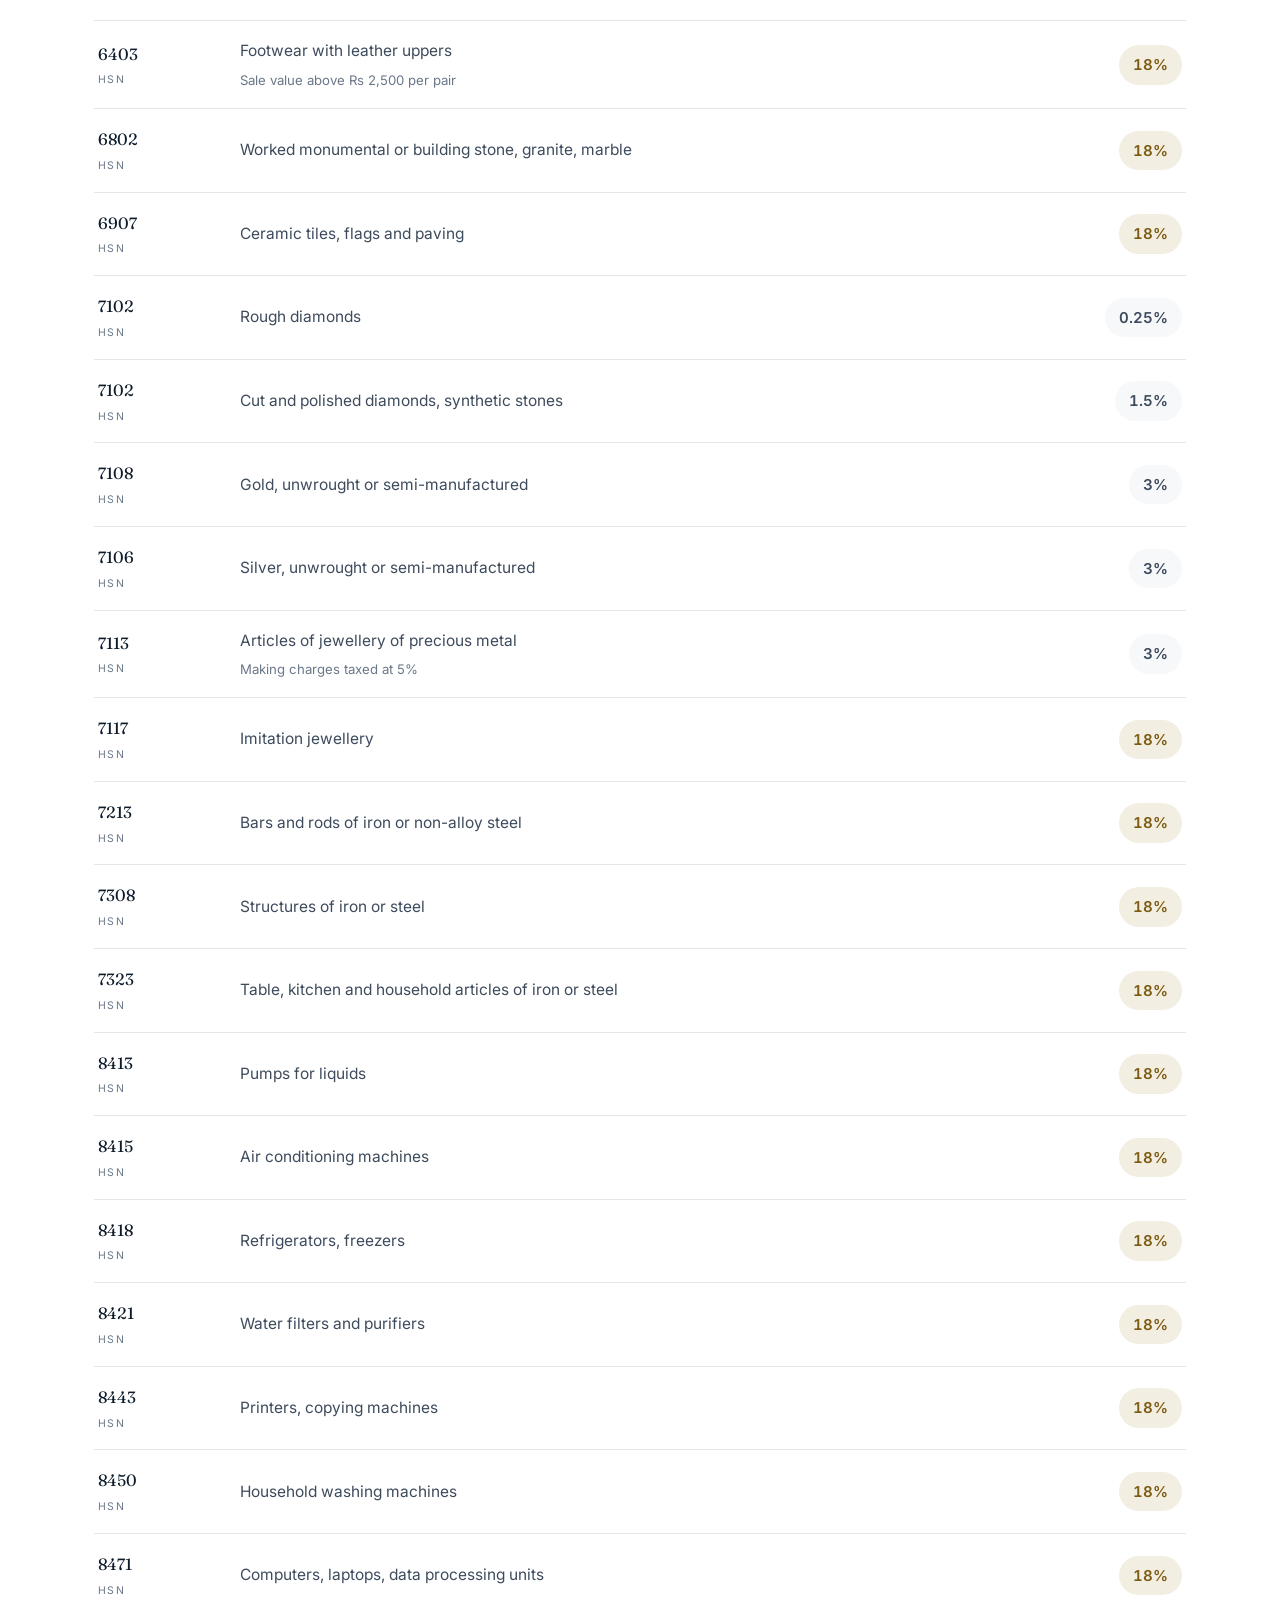
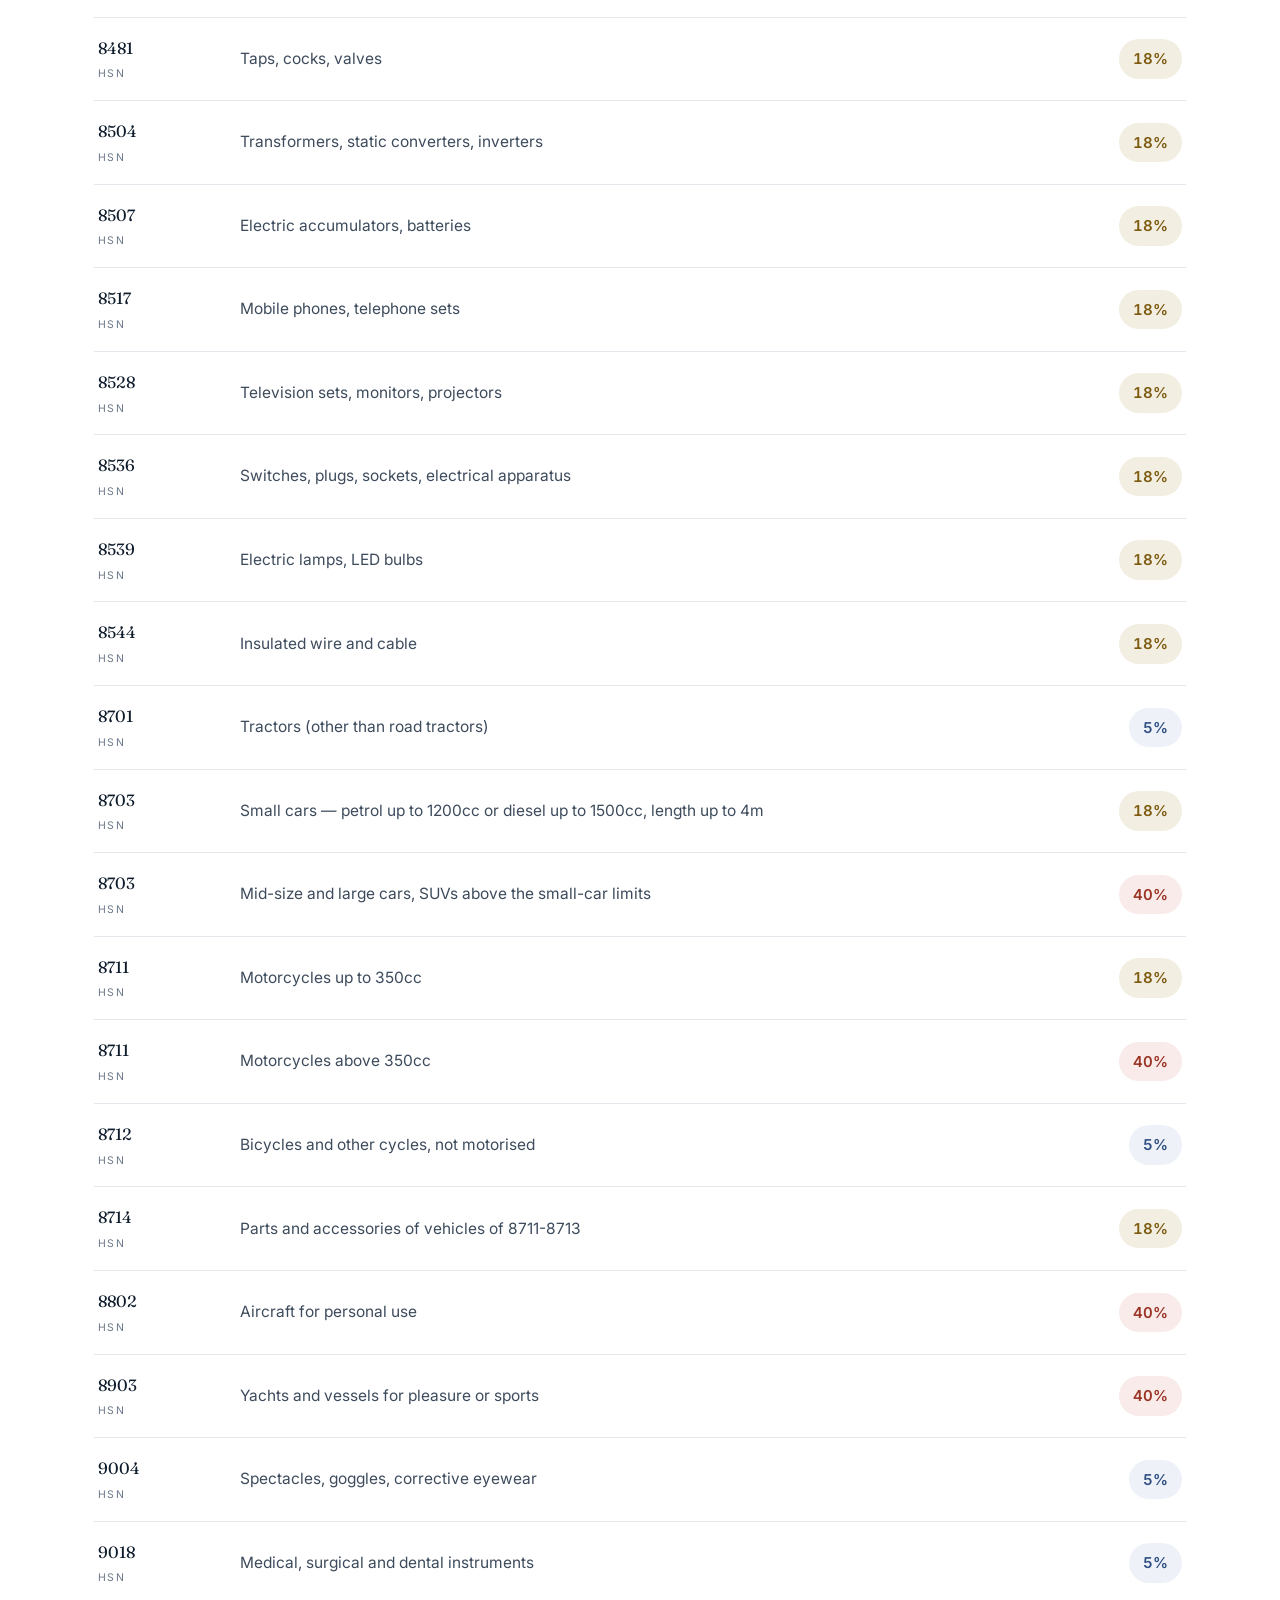
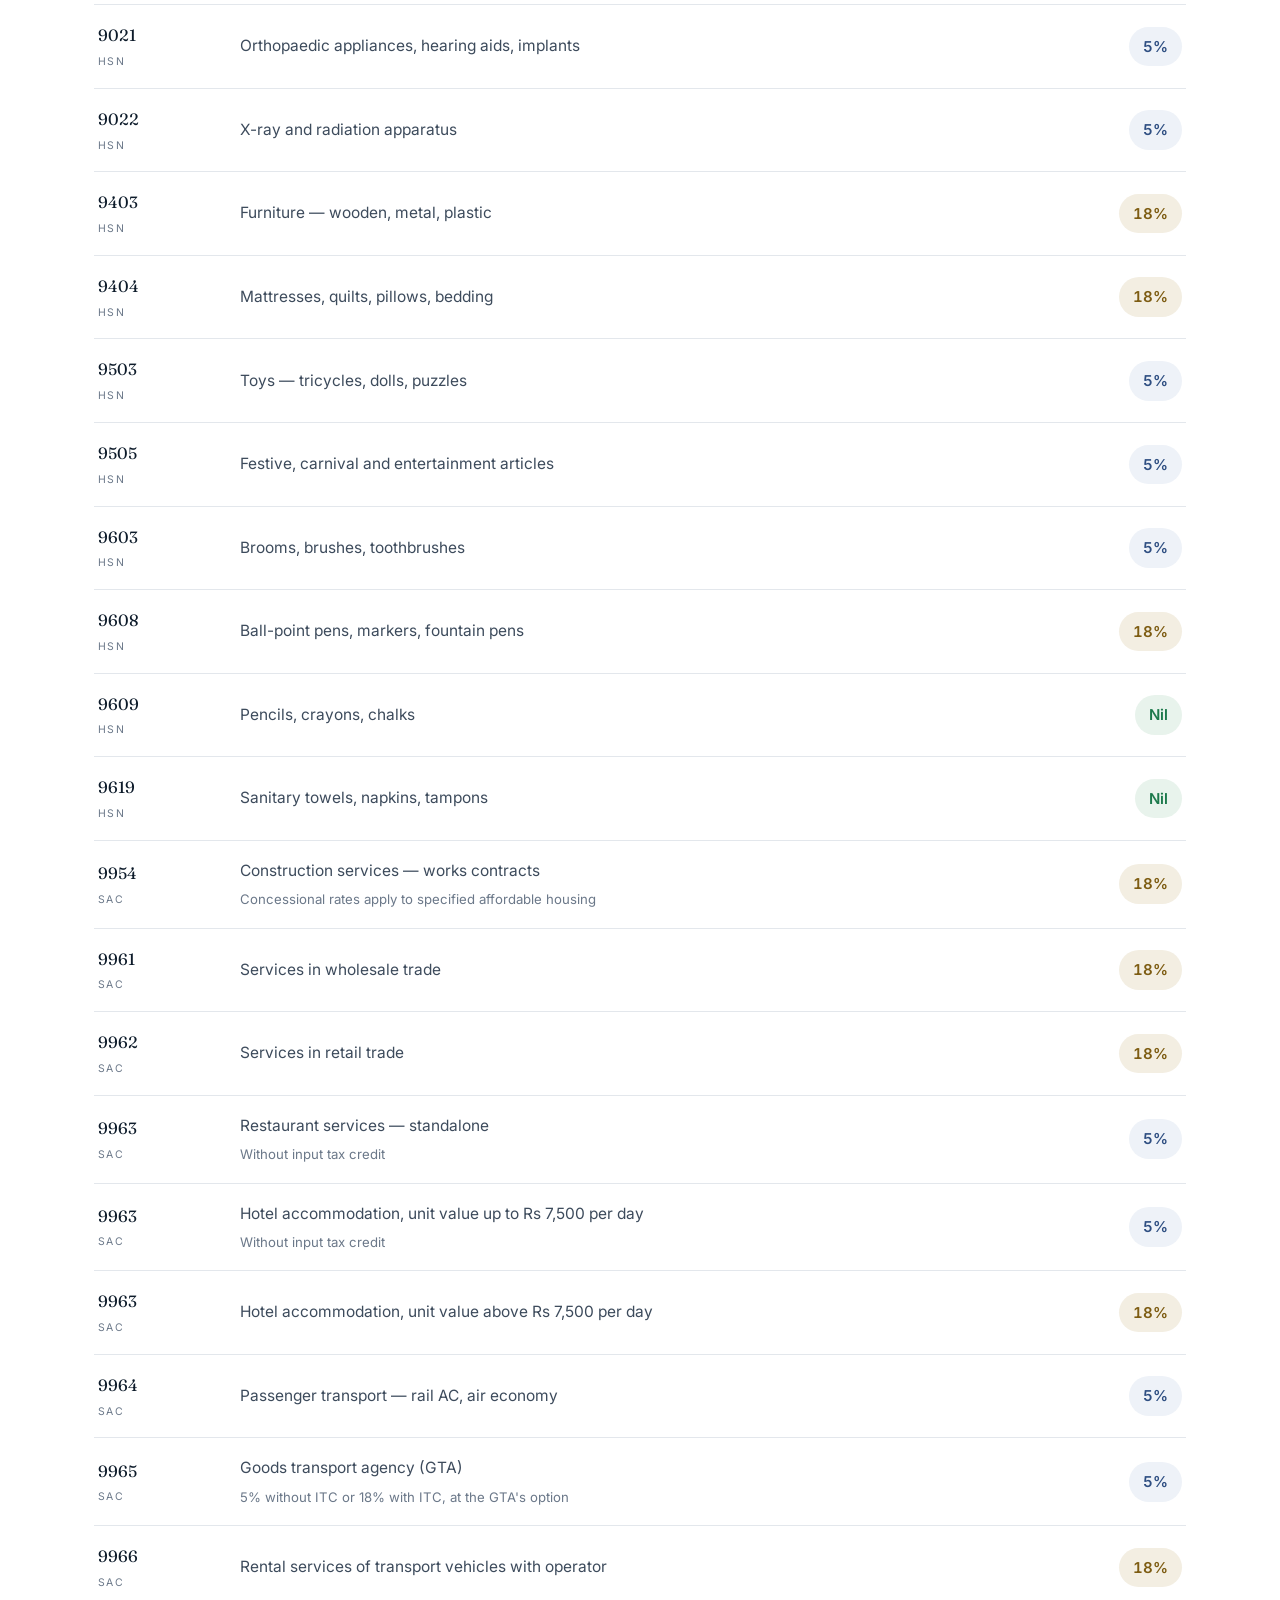
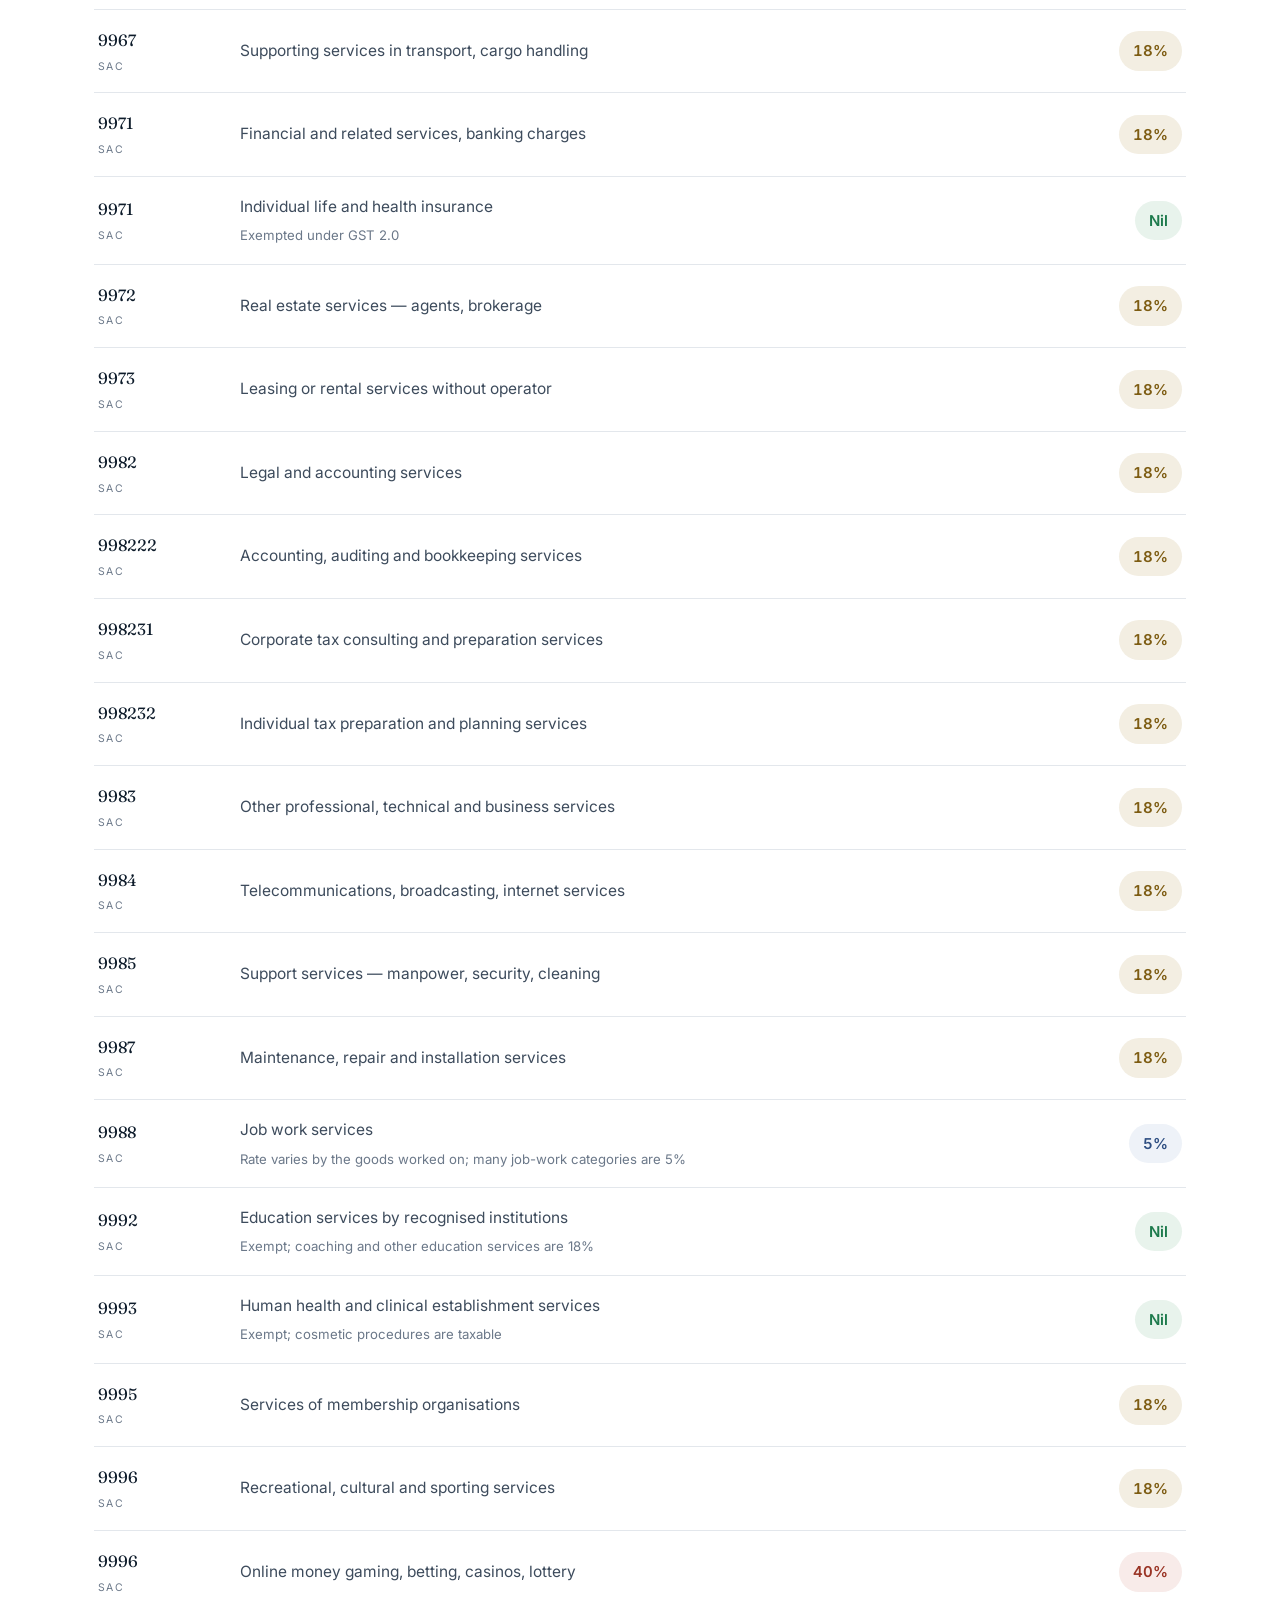
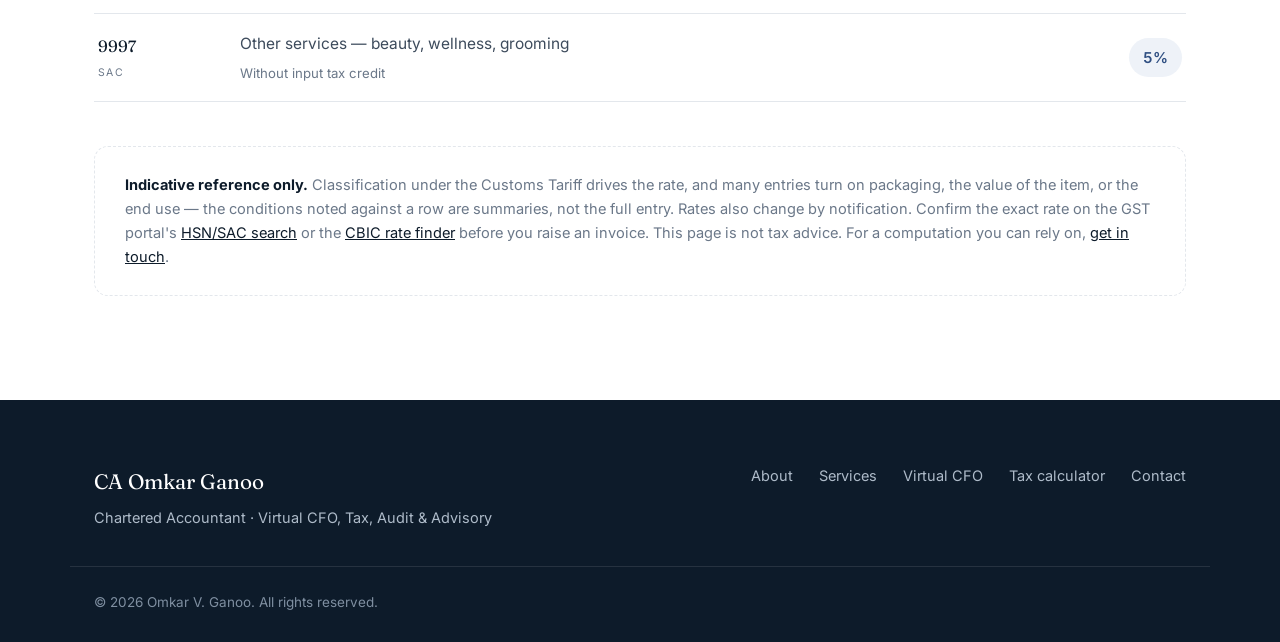
<file: tools/hsn-finder.html>
<!doctype html>
<html lang="en-IN">
<head>
<meta charset="utf-8" />
<meta name="viewport" content="width=device-width, initial-scale=1" />
<title>HSN &amp; SAC Code Finder — GST Rates 2026 | CA Omkar Ganoo</title>
<meta name="description" content="Search HSN and SAC codes with current GST rates under GST 2.0 — the Nil, 5%, 18% and 40% slabs effective 22 September 2025. A quick reference for invoicing." />
<link rel="canonical" href="https://omkar-ganoo-ca.vercel.app/tools/hsn-finder" />
<meta name="robots" content="index, follow, max-snippet:-1, max-image-preview:large" />
<meta name="theme-color" content="#0d1b2a" />
<meta property="og:type" content="website" />
<meta property="og:url" content="https://omkar-ganoo-ca.vercel.app/tools/hsn-finder" />
<meta property="og:site_name" content="CA Omkar Ganoo" />
<meta property="og:locale" content="en_IN" />
<meta property="og:title" content="HSN and SAC Code Finder" />
<meta property="og:description" content="Search HSN and SAC codes with current GST rates under GST 2.0 — the Nil, 5%, 18% and 40% slabs effective 22 September 2025." />
<meta property="og:image" content="https://omkar-ganoo-ca.vercel.app/assets/og.jpg" />
<meta name="twitter:card" content="summary_large_image" />
<link rel="icon" href="/assets/favicon.svg" type="image/svg+xml" />
<link rel="preconnect" href="https://fonts.googleapis.com" />
<link rel="preconnect" href="https://fonts.gstatic.com" crossorigin />
<link href="https://fonts.googleapis.com/css2?family=Fraunces:opsz,wght@9..144,400;9..144,600&family=Inter:wght@400;500;600&display=swap" rel="stylesheet" />
<link rel="stylesheet" href="/styles.css" />
<script type="application/ld+json">
{
  "@context": "https://schema.org",
  "@graph": [
    {
      "@type": "WebApplication",
      "name": "HSN and SAC Code Finder",
      "url": "https://omkar-ganoo-ca.vercel.app/tools/hsn-finder",
      "applicationCategory": "BusinessApplication",
      "operatingSystem": "Any",
      "browserRequirements": "Requires JavaScript",
      "inLanguage": "en-IN",
      "description": "Search HSN and SAC codes with current GST rates under GST 2.0 — the Nil, 5%, 18% and 40% slabs effective 22 September 2025.",
      "isAccessibleForFree": true,
      "offers": { "@type": "Offer", "price": "0", "priceCurrency": "INR" },
      "author": { "@id": "https://omkar-ganoo-ca.vercel.app/#person" },
      "publisher": { "@id": "https://omkar-ganoo-ca.vercel.app/#person" }
    },
    {
      "@type": "BreadcrumbList",
      "itemListElement": [
        { "@type": "ListItem", "position": 1, "name": "Home", "item": "https://omkar-ganoo-ca.vercel.app/" },
        { "@type": "ListItem", "position": 2, "name": "Tools", "item": "https://omkar-ganoo-ca.vercel.app/#tools" },
        { "@type": "ListItem", "position": 3, "name": "HSN & SAC Finder" }
      ]
    },
    {
      "@type": "FAQPage",
      "mainEntity": [
        { "@type": "Question", "name": "What are the GST rate slabs in 2026?", "acceptedAnswer": { "@type": "Answer", "text": "GST runs on four main rates \u2014 Nil, 5%, 18% and 40% \u2014 after the GST 2.0 reform of 22 September 2025, which withdrew the 12% and 28% slabs. Special rates apply to precious metals and stones: 3% on gold, silver and jewellery, 1.5% on cut and polished diamonds and 0.25% on rough diamonds." } },
        { "@type": "Question", "name": "What is the difference between an HSN code and a SAC code?", "acceptedAnswer": { "@type": "Answer", "text": "HSN codes classify goods under the Harmonised System of Nomenclature. SAC codes classify services. Both determine the GST rate that applies to a supply." } },
        { "@type": "Question", "name": "Which goods attract the 40% GST rate?", "acceptedAnswer": { "@type": "Answer", "text": "The 40% rate applies to specified luxury and demerit goods, including cigarettes and tobacco products, pan masala, aerated and caffeinated drinks, large cars and SUVs, motorcycles above 350cc, private aircraft and yachts, and online money gaming, betting and casinos." } }
      ]
    }
  ]
}
</script>
</head>
<body>

<a class="skip" href="#main">Skip to content</a>

<header class="nav" id="nav">
  <div class="wrap nav-inner">
    <a class="brand" href="/">
      <span class="brand-mark">OG</span>
      <span class="brand-text"><strong>CA Omkar Ganoo</strong><em>Chartered Accountant</em></span>
    </a>
    <nav class="nav-links" id="navLinks" aria-label="Primary">
      <a href="/#about">About</a>
      <a href="/#services">Services</a>
      <a href="/#cfo">Virtual CFO</a>
      <a href="/#tools" class="active">Tools</a>
      <a href="/#contact" class="nav-cta">Get in touch</a>
    </nav>
    <button class="burger" id="burger" aria-label="Open menu" aria-expanded="false" aria-controls="navLinks">
      <span></span><span></span><span></span>
    </button>
  </div>
</header>

<main id="main">

  <section class="tool-hero">
    <div class="wrap">
      <p class="crumb"><a href="/">Home</a> &nbsp;/&nbsp; <a href="/#tools">Tools</a> &nbsp;/&nbsp; HSN &amp; SAC finder</p>
      <h1>HSN &amp; SAC Code Finder</h1>
      <p class="sub">Search by code or description for the GST rate under GST&nbsp;2.0 — the
        Nil, 5%, 18% and 40% structure in force since 22&nbsp;September&nbsp;2025, when the
        12% and 28% slabs were withdrawn.</p>
    </div>
  </section>

  <section class="section">
    <div class="wrap">

      <div class="search-bar">
        <label for="q" class="skip">Search HSN or SAC codes</label>
        <input type="text" id="q" placeholder="Try &ldquo;cement&rdquo;, &ldquo;8517&rdquo;, &ldquo;audit&rdquo; or &ldquo;footwear&rdquo;" autocomplete="off" />
      </div>

      <div class="filters" id="rateFilters" role="group" aria-label="Filter by GST rate"></div>
      <div class="filters" id="catFilters" role="group" aria-label="Filter by category"></div>

      <p class="count" id="count"></p>
      <ul class="hsn-list" id="list"></ul>

      <div class="disclaimer">
        <strong>Indicative reference only.</strong> Classification under the Customs Tariff
        drives the rate, and many entries turn on packaging, the value of the item, or the
        end use — the conditions noted against a row are summaries, not the full entry.
        Rates also change by notification. Confirm the exact rate on the GST portal's
        <a href="https://services.gst.gov.in/services/searchhsnsac" target="_blank" rel="noopener noreferrer">HSN/SAC search</a>
        or the <a href="https://cbic-gst.gov.in/gst-goods-services-rates.html" target="_blank" rel="noopener noreferrer">CBIC rate finder</a>
        before you raise an invoice. This page is not tax advice.
        For a computation you can rely on, <a href="/#contact">get in touch</a>.
      </div>

    </div>
  </section>
</main>

<footer class="footer">
  <div class="wrap footer-inner">
    <div>
      <p class="f-name">CA Omkar Ganoo</p>
      <p class="f-role">Chartered Accountant &middot; Virtual CFO, Tax, Audit &amp; Advisory</p>
    </div>
    <nav class="f-links" aria-label="Footer">
      <a href="/#about">About</a>
      <a href="/#services">Services</a>
      <a href="/#cfo">Virtual CFO</a>
      <a href="/tools/income-tax-calculator">Tax calculator</a>
      <a href="/#contact">Contact</a>
    </nav>
  </div>
  <div class="wrap footer-base"><p>&copy; <span id="year"></span> Omkar V. Ganoo. All rights reserved.</p></div>
</footer>

<script src="/tools/hsn-data.js"></script>
<script src="/script.js"></script>
<script>
(function(){
  "use strict";
  var DATA = window.HSN_DATA || [];
  var q          = document.getElementById("q");
  var list       = document.getElementById("list");
  var countEl    = document.getElementById("count");
  var rateBox    = document.getElementById("rateFilters");
  var catBox     = document.getElementById("catFilters");

  var activeRate = null;
  var activeCat  = null;

  function esc(s){
    return String(s).replace(/[&<>"']/g, function(c){
      return { "&":"&amp;", "<":"&lt;", ">":"&gt;", '"':"&quot;", "'":"&#39;" }[c];
    });
  }

  function rateLabel(r){ return r === 0 ? "Nil" : r + "%"; }
  function rateClass(r){
    if (r === 0)  return "r-nil";
    if (r === 5)  return "r-5";
    if (r === 18) return "r-18";
    if (r === 40) return "r-40";
    return "r-sp";
  }

  /* ---- Build filter chips ------------------------------------------------ */
  var rates = [];
  DATA.forEach(function(d){ if (rates.indexOf(d.rate) === -1) rates.push(d.rate); });
  rates.sort(function(a,b){ return a-b; });

  rateBox.innerHTML = rates.map(function(r){
    return '<button type="button" class="chip" data-rate="' + r + '" aria-pressed="false">' +
           rateLabel(r) + '</button>';
  }).join("");

  var cats = [];
  DATA.forEach(function(d){ if (cats.indexOf(d.cat) === -1) cats.push(d.cat); });
  cats.sort();
  catBox.innerHTML = cats.map(function(c){
    return '<button type="button" class="chip" data-cat="' + esc(c) + '" aria-pressed="false">' +
           esc(c) + '</button>';
  }).join("");

  function wireChips(box, key, get, set){
    box.addEventListener("click", function(e){
      var btn = e.target.closest(".chip");
      if (!btn) return;
      var val = btn.getAttribute(key);
      set(get() === val ? null : val);
      Array.prototype.forEach.call(box.querySelectorAll(".chip"), function(c){
        c.setAttribute("aria-pressed", String(c.getAttribute(key) === get()));
      });
      render();
    });
  }
  wireChips(rateBox, "data-rate", function(){ return activeRate; }, function(v){ activeRate = v; });
  wireChips(catBox,  "data-cat",  function(){ return activeCat;  }, function(v){ activeCat  = v; });

  /* ---- Render ------------------------------------------------------------ */
  function render(){
    var term = q.value.trim().toLowerCase();
    var out = DATA.filter(function(d){
      if (activeRate !== null && String(d.rate) !== activeRate) return false;
      if (activeCat  !== null && d.cat !== activeCat) return false;
      if (!term) return true;
      return d.code.toLowerCase().indexOf(term) !== -1 ||
             d.desc.toLowerCase().indexOf(term) !== -1 ||
             d.cat.toLowerCase().indexOf(term)  !== -1 ||
             (d.note ? d.note.toLowerCase().indexOf(term) !== -1 : false);
    });

    countEl.textContent = out.length === DATA.length
      ? DATA.length + " entries"
      : out.length + " of " + DATA.length + " entries";

    if (!out.length){
      list.innerHTML = '<li class="empty"><p>No match for &ldquo;' + esc(q.value) + '&rdquo;.</p>' +
        '<p>Try a broader word, or search the official ' +
        '<a href="https://services.gst.gov.in/services/searchhsnsac" target="_blank" rel="noopener noreferrer">GST portal HSN/SAC tool</a>.</p></li>';
      return;
    }

    list.innerHTML = out.map(function(d){
      return '<li class="hsn-item">' +
        '<span class="hsn-code">' + esc(d.code) +
          '<span class="hsn-kind">' + (d.kind === "services" ? "SAC" : "HSN") + '</span>' +
        '</span>' +
        '<span class="hsn-desc">' + esc(d.desc) +
          (d.note ? '<span class="hsn-note">' + esc(d.note) + '</span>' : '') +
        '</span>' +
        '<span class="hsn-rate ' + rateClass(d.rate) + '">' + rateLabel(d.rate) + '</span>' +
      '</li>';
    }).join("");
  }

  q.addEventListener("input", render);

  render();
})();
</script>
</body>
</html>
</file>
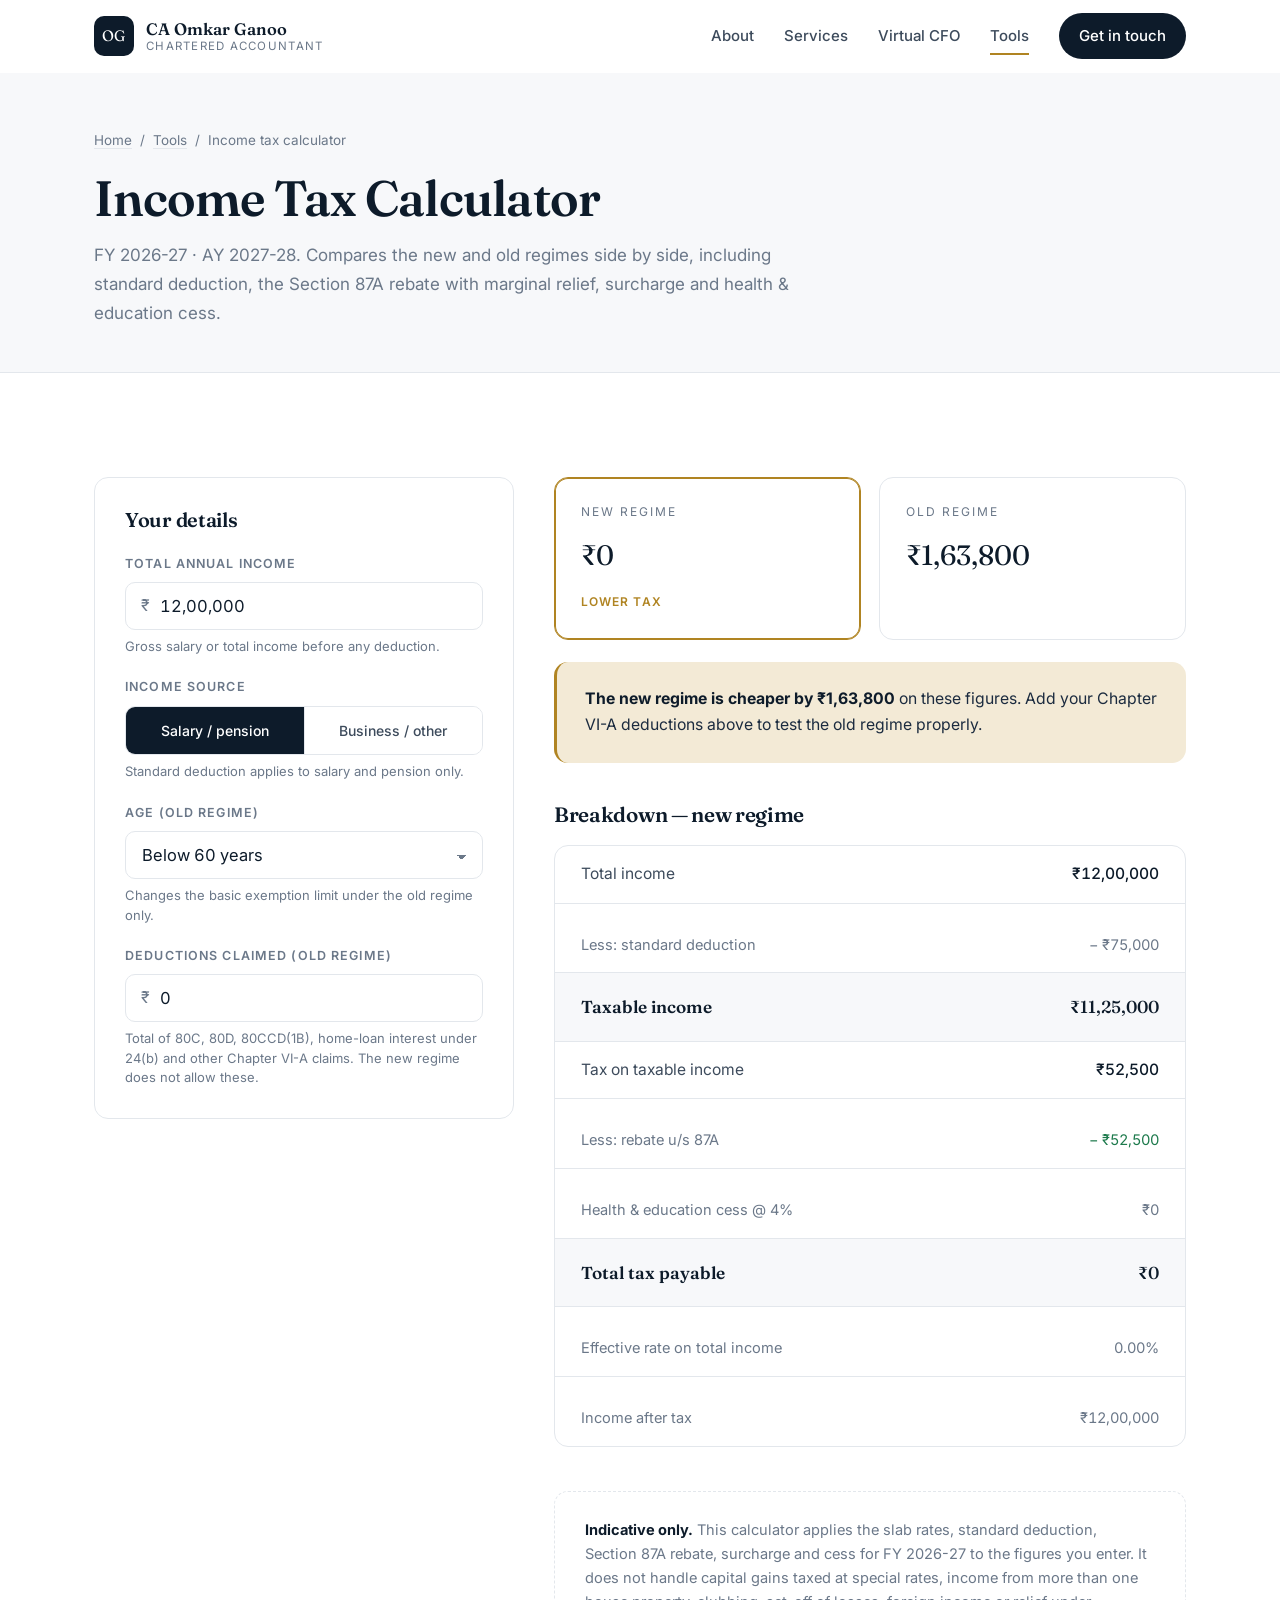
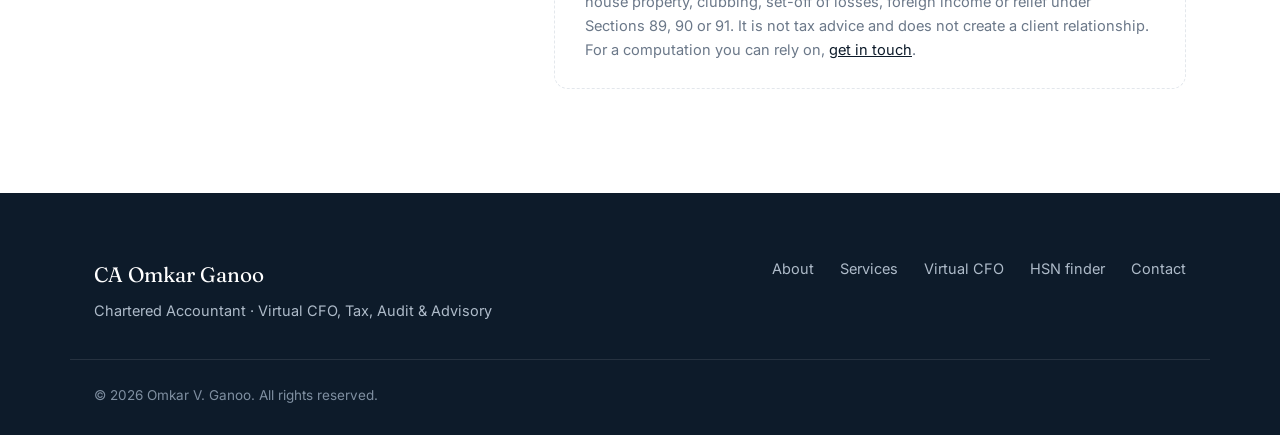
<file: tools/income-tax-calculator.html>
<!doctype html>
<html lang="en-IN">
<head>
<meta charset="utf-8" />
<meta name="viewport" content="width=device-width, initial-scale=1" />
<title>Income Tax Calculator FY 2026-27 (AY 2027-28) — CA Omkar Ganoo</title>
<meta name="description" content="Free income tax calculator for FY 2026-27 (AY 2027-28). Compare the new and old regimes, with standard deduction, Section 87A rebate, marginal relief, surcharge and cess." />
<link rel="canonical" href="https://omkar-ganoo-ca.vercel.app/tools/income-tax-calculator" />
<meta name="robots" content="index, follow, max-snippet:-1, max-image-preview:large" />
<meta name="theme-color" content="#0d1b2a" />
<meta property="og:type" content="website" />
<meta property="og:url" content="https://omkar-ganoo-ca.vercel.app/tools/income-tax-calculator" />
<meta property="og:site_name" content="CA Omkar Ganoo" />
<meta property="og:locale" content="en_IN" />
<meta property="og:title" content="Income Tax Calculator FY 2026-27" />
<meta property="og:description" content="Free income tax calculator for FY 2026-27 (AY 2027-28). Compares the new and old regimes with standard deduction, Section 87A rebate, marginal relief, surcharge and cess." />
<meta property="og:image" content="https://omkar-ganoo-ca.vercel.app/assets/og.jpg" />
<meta name="twitter:card" content="summary_large_image" />
<link rel="icon" href="/assets/favicon.svg" type="image/svg+xml" />
<link rel="preconnect" href="https://fonts.googleapis.com" />
<link rel="preconnect" href="https://fonts.gstatic.com" crossorigin />
<link href="https://fonts.googleapis.com/css2?family=Fraunces:opsz,wght@9..144,400;9..144,600&family=Inter:wght@400;500;600&display=swap" rel="stylesheet" />
<link rel="stylesheet" href="/styles.css" />
<script type="application/ld+json">
{
  "@context": "https://schema.org",
  "@graph": [
    {
      "@type": "WebApplication",
      "name": "Income Tax Calculator FY 2026-27",
      "url": "https://omkar-ganoo-ca.vercel.app/tools/income-tax-calculator",
      "applicationCategory": "FinanceApplication",
      "operatingSystem": "Any",
      "browserRequirements": "Requires JavaScript",
      "inLanguage": "en-IN",
      "description": "Free income tax calculator for FY 2026-27 (AY 2027-28). Compares the new and old regimes with standard deduction, Section 87A rebate, marginal relief, surcharge and cess.",
      "isAccessibleForFree": true,
      "offers": { "@type": "Offer", "price": "0", "priceCurrency": "INR" },
      "author": { "@id": "https://omkar-ganoo-ca.vercel.app/#person" },
      "publisher": { "@id": "https://omkar-ganoo-ca.vercel.app/#person" }
    },
    {
      "@type": "BreadcrumbList",
      "itemListElement": [
        { "@type": "ListItem", "position": 1, "name": "Home", "item": "https://omkar-ganoo-ca.vercel.app/" },
        { "@type": "ListItem", "position": 2, "name": "Tools", "item": "https://omkar-ganoo-ca.vercel.app/#tools" },
        { "@type": "ListItem", "position": 3, "name": "Income Tax Calculator" }
      ]
    },
    {
      "@type": "FAQPage",
      "mainEntity": [
        { "@type": "Question", "name": "What are the income tax slabs for FY 2026-27 under the new regime?", "acceptedAnswer": { "@type": "Answer", "text": "Up to Rs 4 lakh is nil, Rs 4-8 lakh is 5%, Rs 8-12 lakh is 10%, Rs 12-16 lakh is 15%, Rs 16-20 lakh is 20%, Rs 20-24 lakh is 25%, and income above Rs 24 lakh is taxed at 30%." } },
        { "@type": "Question", "name": "Is income up to Rs 12 lakh tax-free under the new regime?", "acceptedAnswer": { "@type": "Answer", "text": "Yes. The Section 87A rebate of up to Rs 60,000 reduces the tax to nil for a total income up to Rs 12 lakh. For a salaried person the Rs 75,000 standard deduction raises that to Rs 12.75 lakh of gross salary." } },
        { "@type": "Question", "name": "What is the surcharge rate under the new tax regime?", "acceptedAnswer": { "@type": "Answer", "text": "10% above Rs 50 lakh, 15% above Rs 1 crore and 25% above Rs 2 crore. The new regime caps surcharge at 25%, unlike the old regime which goes to 37% above Rs 5 crore." } }
      ]
    }
  ]
}
</script>
</head>
<body>

<a class="skip" href="#main">Skip to content</a>

<header class="nav" id="nav">
  <div class="wrap nav-inner">
    <a class="brand" href="/">
      <span class="brand-mark">OG</span>
      <span class="brand-text"><strong>CA Omkar Ganoo</strong><em>Chartered Accountant</em></span>
    </a>
    <nav class="nav-links" id="navLinks" aria-label="Primary">
      <a href="/#about">About</a>
      <a href="/#services">Services</a>
      <a href="/#cfo">Virtual CFO</a>
      <a href="/#tools" class="active">Tools</a>
      <a href="/#contact" class="nav-cta">Get in touch</a>
    </nav>
    <button class="burger" id="burger" aria-label="Open menu" aria-expanded="false" aria-controls="navLinks">
      <span></span><span></span><span></span>
    </button>
  </div>
</header>

<main id="main">

  <section class="tool-hero">
    <div class="wrap">
      <p class="crumb"><a href="/">Home</a> &nbsp;/&nbsp; <a href="/#tools">Tools</a> &nbsp;/&nbsp; Income tax calculator</p>
      <h1>Income Tax Calculator</h1>
      <p class="sub">FY 2026-27 &middot; AY 2027-28. Compares the new and old regimes side by side,
        including standard deduction, the Section&nbsp;87A rebate with marginal relief,
        surcharge and health &amp; education cess.</p>
    </div>
  </section>

  <section class="section">
    <div class="wrap tool-grid">

      <form class="panel" id="taxForm" autocomplete="off">
        <h2>Your details</h2>

        <div class="field">
          <label for="income">Total annual income</label>
          <div class="input-rupee">
            <input type="text" id="income" inputmode="numeric" value="12,00,000" />
          </div>
          <p class="hint">Gross salary or total income before any deduction.</p>
        </div>

        <div class="field">
          <label id="lblSource">Income source</label>
          <div class="seg" role="group" aria-labelledby="lblSource">
            <input type="radio" name="source" id="srcSalary" value="salary" checked />
            <label for="srcSalary">Salary / pension</label>
            <input type="radio" name="source" id="srcOther" value="other" />
            <label for="srcOther">Business / other</label>
          </div>
          <p class="hint">Standard deduction applies to salary and pension only.</p>
        </div>

        <div class="field">
          <label for="age">Age (old regime)</label>
          <select id="age">
            <option value="below60">Below 60 years</option>
            <option value="senior">60 to below 80 — senior citizen</option>
            <option value="superSenior">80 years and above — super senior</option>
          </select>
          <p class="hint">Changes the basic exemption limit under the old regime only.</p>
        </div>

        <div class="field">
          <label for="deductions">Deductions claimed (old regime)</label>
          <div class="input-rupee">
            <input type="text" id="deductions" inputmode="numeric" value="0" />
          </div>
          <p class="hint">Total of 80C, 80D, 80CCD(1B), home-loan interest under 24(b) and
            other Chapter VI-A claims. The new regime does not allow these.</p>
        </div>
      </form>

      <div id="results">
        <div class="compare-grid" id="cmpGrid"></div>
        <div class="verdict" id="verdict"></div>
        <h2 style="margin:40px 0 18px; font-size:1.3rem;" id="bdTitle">Breakdown</h2>
        <div class="breakdown" id="breakdown"></div>
        <div class="disclaimer">
          <strong>Indicative only.</strong> This calculator applies the slab rates,
          standard deduction, Section&nbsp;87A rebate, surcharge and cess for FY&nbsp;2026-27
          to the figures you enter. It does not handle capital gains taxed at special rates,
          income from more than one house property, clubbing, set-off of losses, foreign
          income or relief under Sections&nbsp;89, 90 or 91. It is not tax advice and does not
          create a client relationship.
          For a computation you can rely on, <a href="/#contact">get in touch</a>.
        </div>
      </div>

    </div>
  </section>
</main>

<footer class="footer">
  <div class="wrap footer-inner">
    <div>
      <p class="f-name">CA Omkar Ganoo</p>
      <p class="f-role">Chartered Accountant &middot; Virtual CFO, Tax, Audit &amp; Advisory</p>
    </div>
    <nav class="f-links" aria-label="Footer">
      <a href="/#about">About</a>
      <a href="/#services">Services</a>
      <a href="/#cfo">Virtual CFO</a>
      <a href="/tools/hsn-finder">HSN finder</a>
      <a href="/#contact">Contact</a>
    </nav>
  </div>
  <div class="wrap footer-base"><p>&copy; <span id="year"></span> Omkar V. Ganoo. All rights reserved.</p></div>
</footer>

<script src="/tools/tax-engine.js"></script>
<script src="/script.js"></script>
<script>
(function(){
  "use strict";
  var E = window.TaxEngine;

  function inr(n){
    var s = Math.round(Math.abs(n)).toString(), last3 = s.slice(-3), rest = s.slice(0,-3);
    if (rest) last3 = "," + last3;
    rest = rest.replace(/\B(?=(\d{2})+(?!\d))/g, ",");
    return (n < 0 ? "-" : "") + "₹" + rest + last3;
  }
  function parseNum(v){ return Number(String(v).replace(/[^\d]/g,"")) || 0; }
  function fmtInput(el){
    var n = parseNum(el.value);
    el.value = n ? n.toLocaleString("en-IN") : "0";
  }

  var income     = document.getElementById("income");
  var deductions = document.getElementById("deductions");
  var age        = document.getElementById("age");
  var cmpGrid    = document.getElementById("cmpGrid");
  var verdict    = document.getElementById("verdict");
  var breakdown  = document.getElementById("breakdown");
  var bdTitle    = document.getElementById("bdTitle");

  function row(k, v, cls){
    return '<div class="row ' + (cls||"") + '"><span class="k">' + k +
           '</span><span class="v">' + v + '</span></div>';
  }

  function render(){
    var salaried = document.getElementById("srcSalary").checked;
    var input = {
      grossIncome: parseNum(income.value),
      salaried: salaried,
      age: age.value,
      deductions: parseNum(deductions.value)
    };
    var c = E.compare(input);
    var win = c[c.better];
    var lose = c[c.better === "new" ? "old" : "new"];

    cmpGrid.innerHTML =
      ['new','old'].map(function(k){
        var r = c[k];
        var isWin = c.better === k;
        return '<div class="cmp' + (isWin ? ' win' : '') + '">' +
          '<p class="c-reg">' + (k === "new" ? "New regime" : "Old regime") + '</p>' +
          '<p class="c-amt">' + inr(r.totalTax) + '</p>' +
          (isWin ? '<span class="c-tag">Lower tax</span>' : '') +
        '</div>';
      }).join("");

    if (c.saving === 0){
      verdict.innerHTML = '<strong>Both regimes give the same tax</strong> on these figures.';
    } else {
      verdict.innerHTML = '<strong>The ' + (c.better === "new" ? "new" : "old") +
        ' regime is cheaper by ' + inr(c.saving) + '</strong> on these figures' +
        (c.better === "old"
          ? ' — because the deductions you entered outweigh the new regime’s lower slab rates.'
          : (input.deductions > 0
              ? ' — even after the deductions you entered.'
              : '. Add your Chapter VI-A deductions above to test the old regime properly.'));
    }

    bdTitle.textContent = "Breakdown — " + (c.better === "new" ? "new" : "old") + " regime";

    var html = "";
    html += row("Total income", inr(win.grossIncome));
    if (win.standardDeduction) html += row("Less: standard deduction", "− " + inr(win.standardDeduction), "sub");
    if (win.otherDeductions)   html += row("Less: Chapter VI-A deductions", "− " + inr(win.otherDeductions), "sub");
    html += row("Taxable income", inr(win.taxableIncome), "total");
    html += row("Tax on taxable income", inr(win.taxBeforeRebate));
    if (win.rebate) {
      html += row("Less: rebate u/s 87A" + (win.rebateMarginalRelief ? " (marginal relief)" : ""),
                  "− " + inr(win.rebate), "sub credit");
    }
    if (win.surcharge) {
      html += row("Surcharge @ " + (win.surchargeRate*100) + "%", inr(win.surcharge), "sub");
      if (win.surchargeMarginalRelief)
        html += row("Marginal relief on surcharge", "− " + inr(win.surchargeMarginalRelief), "sub credit");
    }
    html += row("Health &amp; education cess @ 4%", inr(win.cess), "sub");
    html += row("Total tax payable", inr(win.totalTax), "total");
    html += row("Effective rate on total income", win.effectiveRate.toFixed(2) + "%", "sub");
    html += row("Income after tax", inr(win.takeHome), "sub");
    breakdown.innerHTML = html;
  }

  [income, deductions].forEach(function(el){
    el.addEventListener("input", render);
    el.addEventListener("blur", function(){ fmtInput(el); render(); });
  });
  age.addEventListener("change", render);
  Array.prototype.forEach.call(document.querySelectorAll("input[name=source]"), function(r){
    r.addEventListener("change", render);
  });
  document.getElementById("taxForm").addEventListener("submit", function(e){ e.preventDefault(); });

  render();
})();
</script>
</body>
</html>
</file>
<file: styles.css>
/* =========================================================================
   CA Omkar Ganoo — site styles
   ========================================================================= */

:root{
  --ink:        #0d1b2a;
  --ink-2:      #1b2b3f;
  --body:       #3d4b5c;
  --muted:      #6b7889;
  --line:       #e3e7ec;
  --bg:         #ffffff;
  --bg-alt:     #f7f8fa;
  --gold:       #b08422;
  --gold-soft:  #f3ead6;

  --wrap:       1140px;
  --r:          14px;
  --shadow:     0 1px 2px rgba(13,27,42,.05), 0 12px 32px -18px rgba(13,27,42,.30);

  --serif: "Fraunces", Georgia, "Times New Roman", serif;
  --sans:  "Inter", -apple-system, BlinkMacSystemFont, "Segoe UI", Roboto, sans-serif;
}

*,*::before,*::after{ box-sizing:border-box; }

html{ scroll-behavior:smooth; scroll-padding-top:88px; }

body{
  margin:0;
  background:var(--bg);
  color:var(--body);
  font-family:var(--sans);
  font-size:17px;
  line-height:1.7;
  -webkit-font-smoothing:antialiased;
}

img{ max-width:100%; display:block; }
a{ color:inherit; }

h1,h2,h3{
  font-family:var(--serif);
  color:var(--ink);
  font-weight:600;
  letter-spacing:-.015em;
  line-height:1.15;
  margin:0 0 .5em;
}

.wrap{ width:100%; max-width:var(--wrap); margin-inline:auto; padding-inline:24px; }

.skip{
  position:absolute; left:-9999px; top:0; z-index:200;
  background:var(--ink); color:#fff; padding:12px 18px; border-radius:0 0 8px 0;
}
.skip:focus{ left:0; }

/* ---------- Nav ---------------------------------------------------------- */
.nav{
  position:sticky; top:0; z-index:100;
  background:rgba(255,255,255,.88);
  backdrop-filter:saturate(180%) blur(14px);
  border-bottom:1px solid transparent;
  transition:border-color .25s ease, box-shadow .25s ease;
}
.nav.is-stuck{ border-bottom-color:var(--line); box-shadow:0 6px 24px -20px rgba(13,27,42,.6); }

.nav-inner{ display:flex; align-items:center; justify-content:space-between; height:72px; gap:20px; }

.brand{ display:flex; align-items:center; gap:12px; text-decoration:none; }
.brand-mark{
  width:40px; height:40px; flex:none; border-radius:10px;
  background:var(--ink); color:#fff;
  display:grid; place-items:center;
  font-family:var(--serif); font-size:15px; letter-spacing:.04em;
}
.brand-text{ display:flex; flex-direction:column; line-height:1.25; }
.brand-text strong{ font-family:var(--serif); font-weight:600; color:var(--ink); font-size:16.5px; }
.brand-text em{ font-style:normal; font-size:11.5px; letter-spacing:.11em; text-transform:uppercase; color:var(--muted); }

.nav-links{ display:flex; align-items:center; gap:30px; }
.nav-links a{
  text-decoration:none; font-size:15px; font-weight:500; color:var(--body);
  position:relative; padding:6px 0; transition:color .18s ease;
}
.nav-links a::after{
  content:""; position:absolute; left:0; right:100%; bottom:0; height:1.5px;
  background:var(--gold); transition:right .25s ease;
}
.nav-links a:hover{ color:var(--ink); }
.nav-links a:hover::after,
.nav-links a.active::after{ right:0; }

.nav-links .nav-cta{
  background:var(--ink); color:#fff; padding:10px 20px; border-radius:999px;
  font-weight:500; transition:background .2s ease, transform .2s ease;
}
.nav-links .nav-cta::after{ display:none; }
.nav-links .nav-cta:hover{ background:var(--ink-2); transform:translateY(-1px); color:#fff; }

.burger{ display:none; background:none; border:0; padding:10px; cursor:pointer; }
.burger span{ display:block; width:22px; height:2px; background:var(--ink); border-radius:2px; transition:.25s ease; }
.burger span + span{ margin-top:5px; }
.burger[aria-expanded="true"] span:nth-child(1){ transform:translateY(7px) rotate(45deg); }
.burger[aria-expanded="true"] span:nth-child(2){ opacity:0; }
.burger[aria-expanded="true"] span:nth-child(3){ transform:translateY(-7px) rotate(-45deg); }

/* ---------- Buttons ------------------------------------------------------ */
.btn{
  display:inline-block; text-decoration:none; font-weight:500; font-size:15.5px;
  padding:14px 28px; border-radius:999px; transition:.2s ease;
}
.btn-primary{ background:var(--ink); color:#fff; box-shadow:var(--shadow); }
.btn-primary:hover{ background:var(--ink-2); transform:translateY(-2px); }
.btn-ghost{ border:1px solid var(--line); color:var(--ink); background:#fff; }
.btn-ghost:hover{ border-color:var(--ink); transform:translateY(-2px); }
.btn-light{ background:#fff; color:var(--ink); }
.btn-light:hover{ transform:translateY(-2px); }

/* ---------- Hero --------------------------------------------------------- */
.hero{
  position:relative; padding-top:96px;
  background:
    radial-gradient(900px 420px at 15% -10%, var(--gold-soft) 0%, transparent 62%),
    linear-gradient(180deg,#fdfdfe 0%, #f7f8fa 100%);
  border-bottom:1px solid var(--line);
}
.hero-inner{ padding-bottom:88px; max-width:920px; }

.eyebrow{
  font-size:12px; letter-spacing:.2em; text-transform:uppercase;
  color:var(--gold); font-weight:600; margin:0 0 18px;
}
.hero h1{
  font-size:clamp(3rem, 8vw, 5.4rem);
  margin:0 0 24px;
}
.lede{ font-size:clamp(1.05rem,2.2vw,1.3rem); color:var(--body); max-width:62ch; margin:0 0 36px; }
.hero-actions{ display:flex; flex-wrap:wrap; gap:14px; }

.credbar{ border-top:1px solid var(--line); background:rgba(255,255,255,.6); }
.credbar-inner{
  display:grid; grid-template-columns:repeat(4,1fr); gap:1px;
  background:var(--line); border-inline:1px solid var(--line);
}
.cred{ background:#fff; padding:26px 24px; display:flex; flex-direction:column; gap:4px; }
.cred strong{ font-family:var(--serif); font-size:16px; color:var(--ink); font-weight:600; }
.cred span{ font-size:13.5px; color:var(--muted); line-height:1.5; }

/* ---------- Sections ----------------------------------------------------- */
.section{ padding:104px 0; }
.section-alt{ background:var(--bg-alt); border-block:1px solid var(--line); }
.section-dark{ background:var(--ink); border-block:1px solid var(--ink); }
.section-dark h2,
.section-dark .prose p{ color:#fff; }
.section-dark .prose p{ color:#c8d2de; }
.section-dark .kicker{ color:#dcb968; }

.kicker{
  font-size:12px; letter-spacing:.2em; text-transform:uppercase;
  color:var(--gold); font-weight:600; margin:0 0 14px;
}
.section-head{ max-width:660px; margin-bottom:56px; }
.section-head h2{ font-size:clamp(2rem,4.2vw,2.9rem); }
.sub{ color:var(--muted); font-size:17px; margin:14px 0 0; }

.grid-2{ display:grid; grid-template-columns:minmax(0,.85fr) minmax(0,1.15fr); gap:64px; align-items:start; }
.grid-2 h2{ font-size:clamp(1.9rem,4vw,2.7rem); }
.prose p{ margin:0 0 20px; }
.prose p:last-child{ margin-bottom:0; }

.ticks{ list-style:none; padding:0; margin:0 0 28px; }
.ticks li{ position:relative; padding-left:30px; margin-bottom:12px; color:#c8d2de; }
.ticks li::before{
  content:""; position:absolute; left:2px; top:.62em;
  width:9px; height:9px; border-radius:50%; background:var(--gold);
}

/* ---------- Service cards ------------------------------------------------ */
.cards{ display:grid; grid-template-columns:repeat(auto-fit,minmax(288px,1fr)); gap:22px; }
.card{
  position:relative; background:#fff; border:1px solid var(--line);
  border-radius:var(--r); padding:34px 30px 32px;
  transition:transform .25s ease, box-shadow .25s ease, border-color .25s ease;
}
.card:hover{ transform:translateY(-4px); box-shadow:var(--shadow); border-color:#d3dae3; }
.card-num{
  font-family:var(--serif); font-size:13px; color:var(--gold);
  letter-spacing:.08em; display:block; margin-bottom:16px;
}
.card h3{ font-size:1.22rem; margin:0 0 12px; }
.card p{ margin:0; font-size:15.5px; color:var(--body); line-height:1.65; }

/* ---------- Timeline ----------------------------------------------------- */
.timeline{ list-style:none; margin:0; padding:0; border-top:1px solid var(--line); }
.timeline li{
  display:grid; grid-template-columns:230px minmax(0,1fr); gap:40px;
  padding:38px 0; border-bottom:1px solid var(--line);
}
.t-when{
  font-size:13px; letter-spacing:.09em; text-transform:uppercase;
  color:var(--gold); font-weight:600; padding-top:5px;
}
.t-what h3{ font-size:1.35rem; margin:0 0 4px; }
.t-org{ font-weight:500; color:var(--ink); margin:0 0 12px; }
.t-what p{ margin:0; }

/* ---------- Contact ------------------------------------------------------ */
.contact-grid{ display:grid; grid-template-columns:repeat(auto-fit,minmax(244px,1fr)); gap:18px; }
.contact-card{
  display:block; text-decoration:none; background:#fff;
  border:1px solid var(--line); border-radius:var(--r); padding:30px;
  transition:transform .25s ease, box-shadow .25s ease, border-color .25s ease;
}
.contact-card:hover{ transform:translateY(-4px); box-shadow:var(--shadow); border-color:#d3dae3; }
.contact-card .c-label{
  font-size:11.5px; letter-spacing:.17em; text-transform:uppercase;
  color:var(--muted); display:block; margin-bottom:10px;
}
.contact-card .c-value{
  font-family:var(--serif); font-size:1.02rem; color:var(--ink);
  display:block; line-height:1.45;
  /* An email address is one long token. `word-break: break-word` split it
     mid-domain ("omkarganoo.c / om"); `overflow-wrap: anywhere` only breaks
     when the line genuinely cannot fit, and the smaller size means it
     usually doesn't have to. */
  overflow-wrap:anywhere; word-break:normal; hyphens:none;
}

/* ---------- Footer ------------------------------------------------------- */
.footer{ background:var(--ink); color:#aebbc9; padding:64px 0 28px; }
.footer-inner{
  display:flex; flex-wrap:wrap; gap:28px; justify-content:space-between;
  align-items:flex-start; padding-bottom:36px; border-bottom:1px solid rgba(255,255,255,.1);
}
.f-name{ font-family:var(--serif); font-size:1.3rem; color:#fff; margin:0 0 6px; }
.f-role{ margin:0; font-size:14.5px; }
.f-links{ display:flex; flex-wrap:wrap; gap:26px; }
.f-links a{ text-decoration:none; font-size:14.5px; transition:color .2s ease; }
.f-links a:hover{ color:#fff; }
.footer-base{ padding-top:24px; }
.footer-base p{ margin:0; font-size:13.5px; color:#7f8fa1; }

/* ---------- Reveal animation --------------------------------------------- */
.reveal{ opacity:0; transform:translateY(18px); transition:opacity .6s ease, transform .6s ease; }
.reveal.in{ opacity:1; transform:none; }

/* ---------- Responsive --------------------------------------------------- */
@media (max-width:980px){
  .grid-2{ grid-template-columns:1fr; gap:28px; }
  .credbar-inner{ grid-template-columns:repeat(2,1fr); }
  .timeline li{ grid-template-columns:1fr; gap:10px; }
  .t-when{ padding-top:0; }
}

@media (max-width:760px){
  body{ font-size:16.5px; }
  .section{ padding:76px 0; }
  .hero{ padding-top:64px; }
  .hero-inner{ padding-bottom:64px; }

  .burger{ display:block; }
  .nav-links{
    position:absolute; left:0; right:0; top:72px;
    flex-direction:column; align-items:stretch; gap:0;
    background:#fff; border-bottom:1px solid var(--line);
    padding:8px 24px 22px;
    box-shadow:0 20px 40px -30px rgba(13,27,42,.8);
    display:none;
  }
  .nav-links.open{ display:flex; }
  .nav-links a{ padding:14px 0; border-bottom:1px solid var(--line); }
  .nav-links a::after{ display:none; }
  .nav-links .nav-cta{ text-align:center; margin-top:16px; border-bottom:0; }
  .hero-actions .btn{ flex:1 1 auto; text-align:center; }
}

@media (max-width:520px){
  .credbar-inner{ grid-template-columns:1fr; }
}

@media (prefers-reduced-motion:reduce){
  html{ scroll-behavior:auto; }
  .reveal{ opacity:1; transform:none; transition:none; }
  *{ animation-duration:.01ms !important; transition-duration:.01ms !important; }
}

/* ---------- Virtual CFO pillars ------------------------------------------ */
.pillars{
  display:grid; grid-template-columns:repeat(auto-fit,minmax(310px,1fr)); gap:22px;
}
.pillar{
  background:#fff; border:1px solid var(--line); border-radius:var(--r);
  padding:32px 30px;
  transition:transform .25s ease, box-shadow .25s ease, border-color .25s ease;
}
.pillar:hover{ transform:translateY(-4px); box-shadow:var(--shadow); border-color:#d3dae3; }
.pillar h3{
  display:flex; align-items:baseline; gap:12px;
  font-size:1.2rem; margin:0 0 18px;
  padding-bottom:16px; border-bottom:1px solid var(--line);
}
.pillar h3 span{
  font-size:12.5px; letter-spacing:.08em; color:var(--gold);
  font-family:var(--sans); font-weight:600; flex:none;
}
.pillar ul{ list-style:none; margin:0; padding:0; }
.pillar li{
  position:relative; padding-left:20px; margin-bottom:10px;
  font-size:15.2px; line-height:1.6;
}
.pillar li:last-child{ margin-bottom:0; }
.pillar li::before{
  content:""; position:absolute; left:0; top:.66em;
  width:6px; height:6px; border-radius:50%; background:var(--gold);
}

.note{
  margin:40px 0 0; padding:26px 30px;
  background:var(--gold-soft); border-radius:var(--r);
  border-left:3px solid var(--gold);
  font-size:15.8px; color:var(--ink-2);
}
.note strong{ color:var(--ink); }

/* ---------- Education ---------------------------------------------------- */
.edu{ margin-top:56px; }
.edu-head{
  font-family:var(--sans); font-size:12px; letter-spacing:.2em;
  text-transform:uppercase; color:var(--gold); font-weight:600; margin:0 0 22px;
}
.edu-grid{ display:grid; grid-template-columns:repeat(auto-fit,minmax(280px,1fr)); gap:20px; }
.edu-item{
  background:#fff; border:1px solid var(--line); border-radius:var(--r); padding:26px 28px;
}
.e-deg{ font-family:var(--serif); font-size:1.18rem; color:var(--ink); margin:0 0 6px; font-weight:600; }
.e-org{ margin:0 0 6px; font-weight:500; color:var(--body); }
.e-meta{ margin:0; font-size:14px; color:var(--muted); }

/* Timeline sits on an alt background now — give it white row cards feel */
.section-alt .timeline{ border-top-color:#dfe4ea; }
.section-alt .timeline li{ border-bottom-color:#dfe4ea; }

/* =========================================================================
   Tools — shared (income tax calculator, HSN finder)
   ========================================================================= */

.tool-hero{ padding:56px 0 44px; background:var(--bg-alt); border-bottom:1px solid var(--line); }
.tool-hero h1{ font-size:clamp(2rem,4.6vw,3.1rem); margin:0 0 14px; }
.tool-hero .sub{ max-width:66ch; }
.crumb{ font-size:13.5px; color:var(--muted); margin:0 0 18px; }
.crumb a{ text-decoration:none; border-bottom:1px solid var(--line); }
.crumb a:hover{ border-bottom-color:var(--gold); color:var(--ink); }

.tool-grid{ display:grid; grid-template-columns:minmax(0,420px) minmax(0,1fr); gap:40px; align-items:start; }

/* Form panel */
.panel{
  background:#fff; border:1px solid var(--line); border-radius:var(--r);
  padding:30px; position:sticky; top:96px;
}
.panel h2{ font-size:1.25rem; margin:0 0 22px; }
.field{ margin-bottom:20px; }
.field:last-child{ margin-bottom:0; }
.field label{
  display:block; font-size:12.5px; letter-spacing:.09em; text-transform:uppercase;
  color:var(--muted); font-weight:600; margin-bottom:8px;
}
.field .hint{ font-size:13px; color:var(--muted); margin:7px 0 0; line-height:1.5; text-transform:none; letter-spacing:0; font-weight:400; }
.input-rupee{ position:relative; }
.input-rupee::before{
  content:"\20B9"; position:absolute; left:16px; top:50%; transform:translateY(-50%);
  color:var(--muted); font-size:16px; pointer-events:none;
}
input[type="text"],input[type="number"],select{
  width:100%; font-family:var(--sans); font-size:16.5px; color:var(--ink);
  background:#fff; border:1px solid var(--line); border-radius:10px;
  padding:13px 16px; transition:border-color .18s ease;
  font-variant-numeric:tabular-nums;
}
.input-rupee input{ padding-left:34px; }
input:focus,select:focus{ outline:none; border-color:var(--gold); }
select{ appearance:none; background-image:linear-gradient(45deg,transparent 50%,var(--muted) 50%),linear-gradient(135deg,var(--muted) 50%,transparent 50%);
  background-position:calc(100% - 20px) 55%, calc(100% - 15px) 55%;
  background-size:5px 5px, 5px 5px; background-repeat:no-repeat; padding-right:40px; }

.seg{ display:grid; grid-auto-flow:column; gap:0; border:1px solid var(--line); border-radius:10px; overflow:hidden; }
.seg input{ position:absolute; opacity:0; pointer-events:none; }
.seg label{
  margin:0; padding:12px 10px; text-align:center; cursor:pointer;
  font-size:14px; letter-spacing:0; text-transform:none; font-weight:500;
  color:var(--body); background:#fff; transition:.18s ease;
  border-right:1px solid var(--line);
}
.seg label:last-of-type{ border-right:0; }
.seg input:checked + label{ background:var(--ink); color:#fff; }
.seg input:focus-visible + label{ outline:2px solid var(--gold); outline-offset:-2px; }

.check{ display:flex; align-items:flex-start; gap:11px; }
.check input{ width:18px; height:18px; margin:2px 0 0; accent-color:var(--gold); flex:none; }
.check label{ margin:0; text-transform:none; letter-spacing:0; font-size:15.5px;
  color:var(--body); font-weight:400; cursor:pointer; }

/* Results */
.result-head{
  background:var(--ink); color:#fff; border-radius:var(--r);
  padding:32px 34px; margin-bottom:22px;
}
.result-head .r-label{ font-size:12px; letter-spacing:.2em; text-transform:uppercase; color:#dcb968; margin:0 0 10px; }
.result-head .r-amount{
  font-family:var(--serif); font-size:clamp(2.2rem,5.5vw,3.2rem); line-height:1.05;
  margin:0; color:#fff; font-variant-numeric:tabular-nums;
}
.result-head .r-sub{ margin:12px 0 0; color:#c8d2de; font-size:15px; }

.breakdown{ border:1px solid var(--line); border-radius:var(--r); overflow:hidden; background:#fff; }
.row{
  display:flex; justify-content:space-between; align-items:baseline; gap:20px;
  padding:15px 26px; border-bottom:1px solid var(--line); font-size:15.6px;
}
.row:last-child{ border-bottom:0; }
.row .k{ color:var(--body); min-width:0; }
.row .v{ font-variant-numeric:tabular-nums; color:var(--ink); font-weight:500; white-space:nowrap; }
.row.sub .k,.row.sub .v{ color:var(--muted); font-size:14.6px; font-weight:400; }
.row.total{ background:var(--bg-alt); font-weight:600; padding-block:19px; }
.row.total .k,.row.total .v{ color:var(--ink); font-family:var(--serif); font-size:1.08rem; }
.row.credit .v{ color:#1d7a4c; }

.verdict{
  margin-top:22px; padding:24px 28px; border-radius:var(--r);
  background:var(--gold-soft); border-left:3px solid var(--gold);
  font-size:15.8px; color:var(--ink-2);
}
.verdict strong{ color:var(--ink); }

.compare-grid{ display:grid; grid-template-columns:repeat(auto-fit,minmax(230px,1fr)); gap:18px; margin-bottom:22px; }
.cmp{ border:1px solid var(--line); border-radius:var(--r); padding:24px 26px; background:#fff; }
.cmp.win{ border-color:var(--gold); box-shadow:0 0 0 1px var(--gold) inset; }
.cmp .c-reg{ font-size:12px; letter-spacing:.17em; text-transform:uppercase; color:var(--muted); margin:0 0 10px; }
.cmp .c-amt{ font-family:var(--serif); font-size:1.75rem; color:var(--ink); margin:0; font-variant-numeric:tabular-nums; }
.cmp .c-tag{ display:inline-block; margin-top:12px; font-size:12px; letter-spacing:.09em;
  text-transform:uppercase; font-weight:600; color:var(--gold); }

/* Disclaimer */
.disclaimer{
  margin-top:44px; padding:26px 30px; border:1px dashed var(--line);
  border-radius:var(--r); font-size:14.6px; color:var(--muted); line-height:1.65;
}
.disclaimer strong{ color:var(--ink); }
.disclaimer a{ color:var(--ink); }

/* HSN finder */
.search-bar{ position:relative; margin-bottom:22px; }
.search-bar input{ font-size:18px; padding:17px 20px 17px 52px; }
.search-bar::before{
  content:""; position:absolute; left:20px; top:50%; width:16px; height:16px;
  transform:translateY(-50%); border:2px solid var(--muted); border-radius:50%;
}
.search-bar::after{
  content:""; position:absolute; left:33px; top:calc(50% + 6px); width:7px; height:2px;
  background:var(--muted); transform:rotate(45deg);
}
.filters{ display:flex; flex-wrap:wrap; gap:9px; margin-bottom:26px; }
.chip{
  font-family:var(--sans); font-size:13.5px; font-weight:500; cursor:pointer;
  background:#fff; color:var(--body); border:1px solid var(--line);
  border-radius:999px; padding:8px 16px; transition:.18s ease;
}
.chip:hover{ border-color:var(--card-line-hi,#d3dae3); color:var(--ink); }
.chip[aria-pressed="true"]{ background:var(--ink); color:#fff; border-color:var(--ink); }

.count{ font-size:14px; color:var(--muted); margin:0 0 16px; }

.hsn-list{ list-style:none; margin:0; padding:0; border-top:1px solid var(--line); }
.hsn-item{
  display:grid; grid-template-columns:120px minmax(0,1fr) 86px; gap:22px; align-items:center;
  padding:17px 4px; border-bottom:1px solid var(--line);
}
.hsn-code{ font-family:var(--serif); font-size:1.02rem; color:var(--ink); font-variant-numeric:tabular-nums; }
.hsn-kind{ display:block; font-family:var(--sans); font-size:10.5px; letter-spacing:.13em;
  text-transform:uppercase; color:var(--muted); margin-top:3px; }
.hsn-desc{ min-width:0; font-size:15.5px; color:var(--body); }
.hsn-note{ display:block; font-size:13.2px; color:var(--muted); margin-top:4px; }
.hsn-rate{
  justify-self:end; font-family:var(--sans); font-size:15px; font-weight:600;
  padding:7px 14px; border-radius:999px; white-space:nowrap; font-variant-numeric:tabular-nums;
}
.r-nil{ background:#e8f3ec; color:#1d7a4c; }
.r-5  { background:#eef2f8; color:#2f4f82; }
.r-18 { background:#f3eee2; color:#7d5c12; }
.r-40 { background:#f8ebe9; color:#9a3425; }
.r-sp { background:var(--bg-alt); color:var(--body); }

.empty{ padding:56px 20px; text-align:center; color:var(--muted); }
.empty p{ margin:0 0 8px; }

@media (max-width:980px){
  .tool-grid{ grid-template-columns:1fr; gap:28px; }
  .panel{ position:static; }
}
@media (max-width:620px){
  .hsn-item{ grid-template-columns:1fr auto; gap:10px 16px; }
  .hsn-code{ grid-column:1; }
  .hsn-rate{ grid-column:2; grid-row:1; }
  .hsn-desc{ grid-column:1 / -1; }
  .panel,.result-head{ padding:24px 22px; }
  .row{ padding-inline:20px; }
}

/* Tool cards on the home page */
.tool-card{ text-decoration:none; display:flex; flex-direction:column; }
.tool-card h3{ margin-top:0; }
.card-go{
  margin-top:auto; padding-top:18px; font-size:14px; font-weight:600;
  letter-spacing:.05em; color:var(--gold);
}

/* ---------- Hero portrait ------------------------------------------------ */
.hero-inner{
  display:grid; grid-template-columns:minmax(0,1fr) 300px;
  gap:64px; align-items:center; max-width:var(--wrap);
}
.hero-text{ min-width:0; }
.hero-portrait{ margin:0; justify-self:end; }
.hero-portrait img{
  width:300px; height:300px; border-radius:50%; object-fit:cover;
  display:block; background:var(--bg-alt);
  box-shadow:0 18px 50px -22px rgba(13,27,42,.55);
  outline:1px solid var(--line); outline-offset:10px;
}

@media (max-width:900px){
  .hero-inner{ grid-template-columns:1fr; gap:36px; }
  .hero-portrait{ justify-self:start; order:-1; }
  .hero-portrait img{ width:150px; height:150px; outline-offset:7px; }
}

/* Agent-surface link in the footer — quiet, but a real crawlable link so
   /llms.txt is reachable by following hrefs, not only by guessing the path. */
.f-links .f-agent{ opacity:.62; }
.f-links .f-agent:hover{ opacity:1; }
</file>
